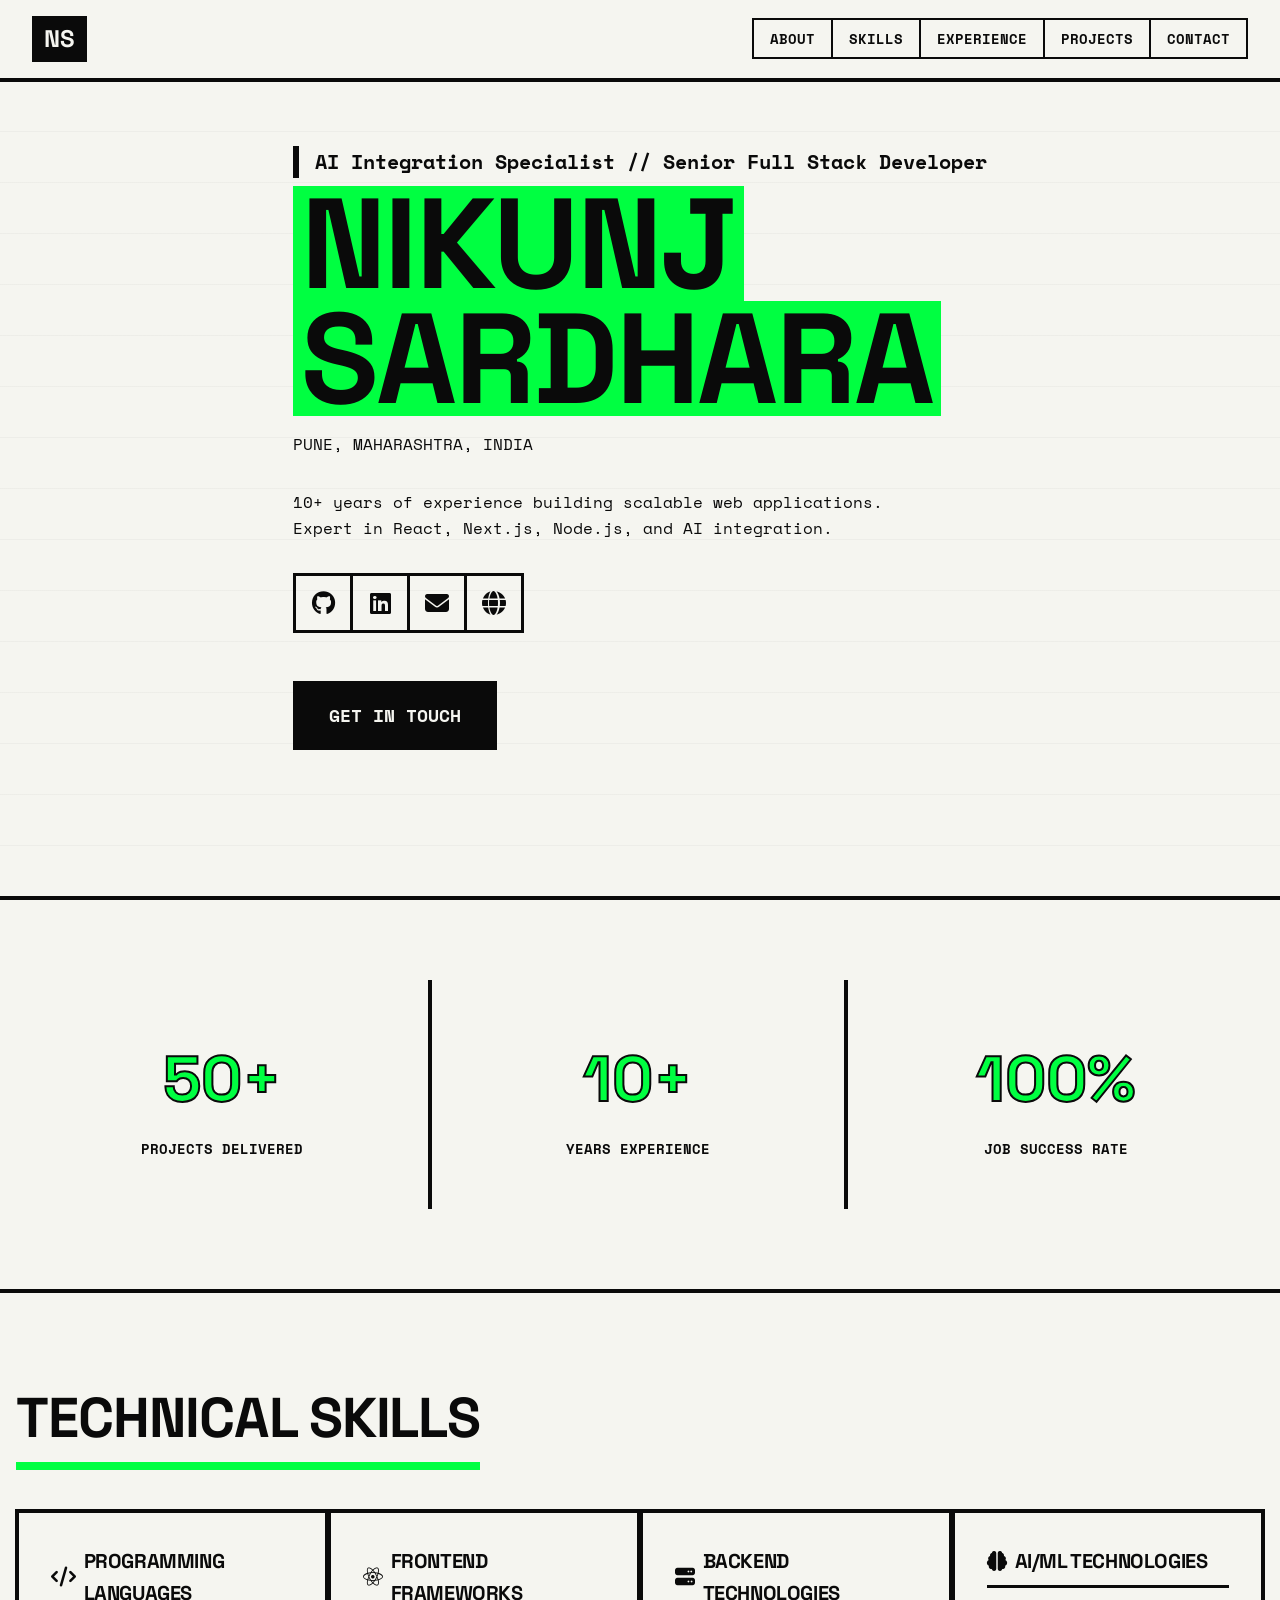
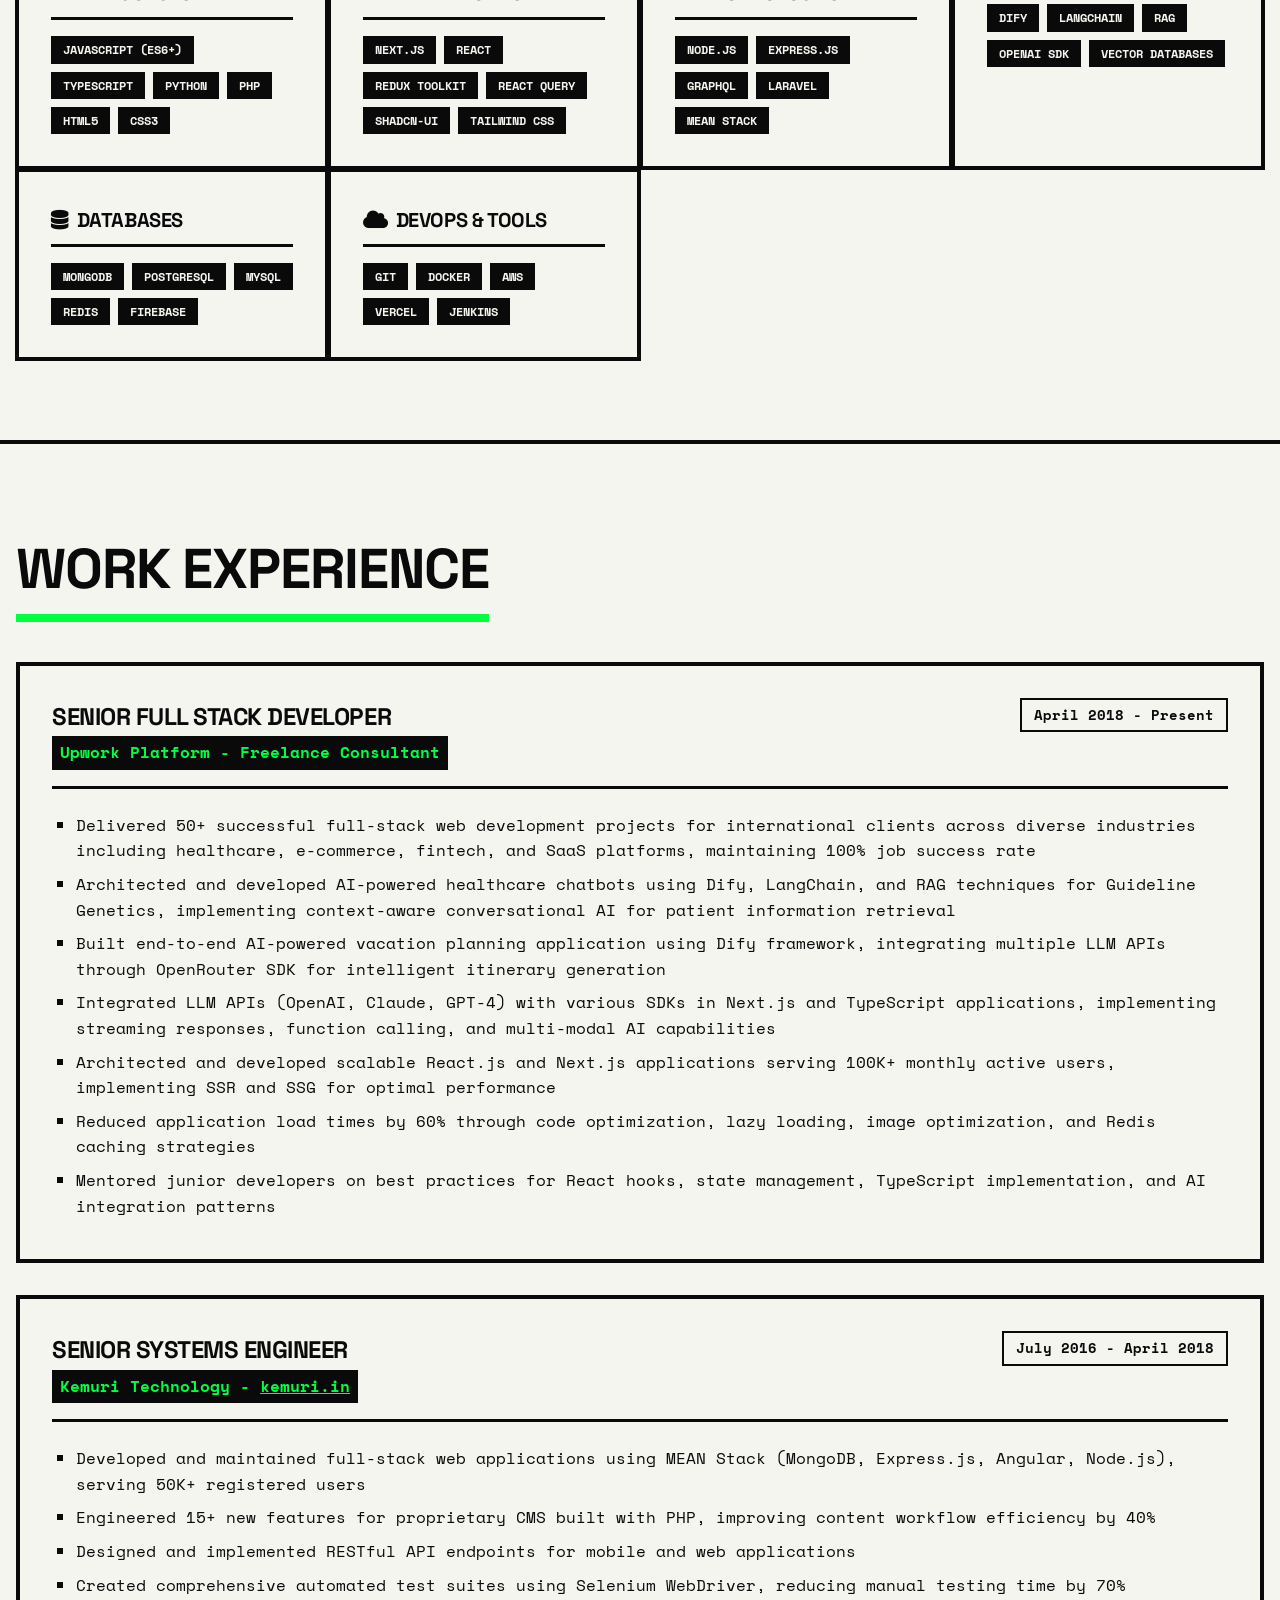
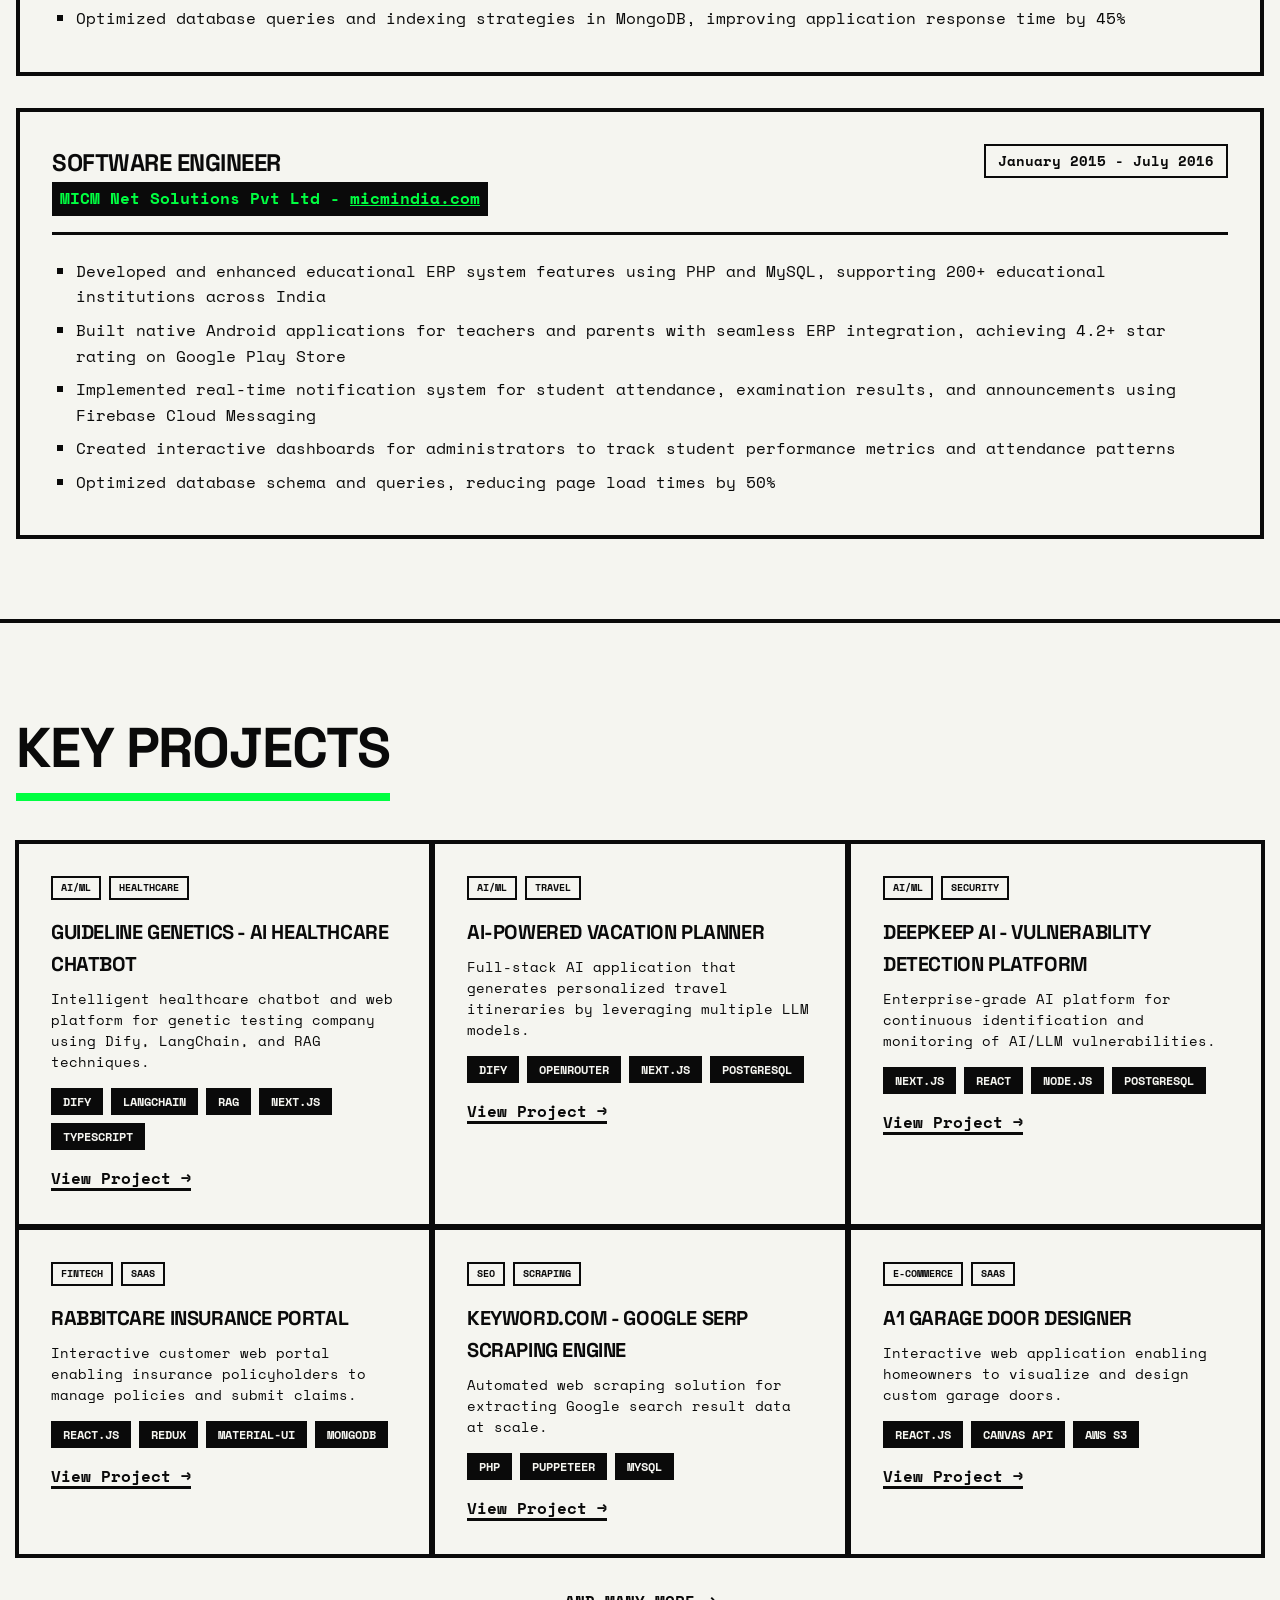
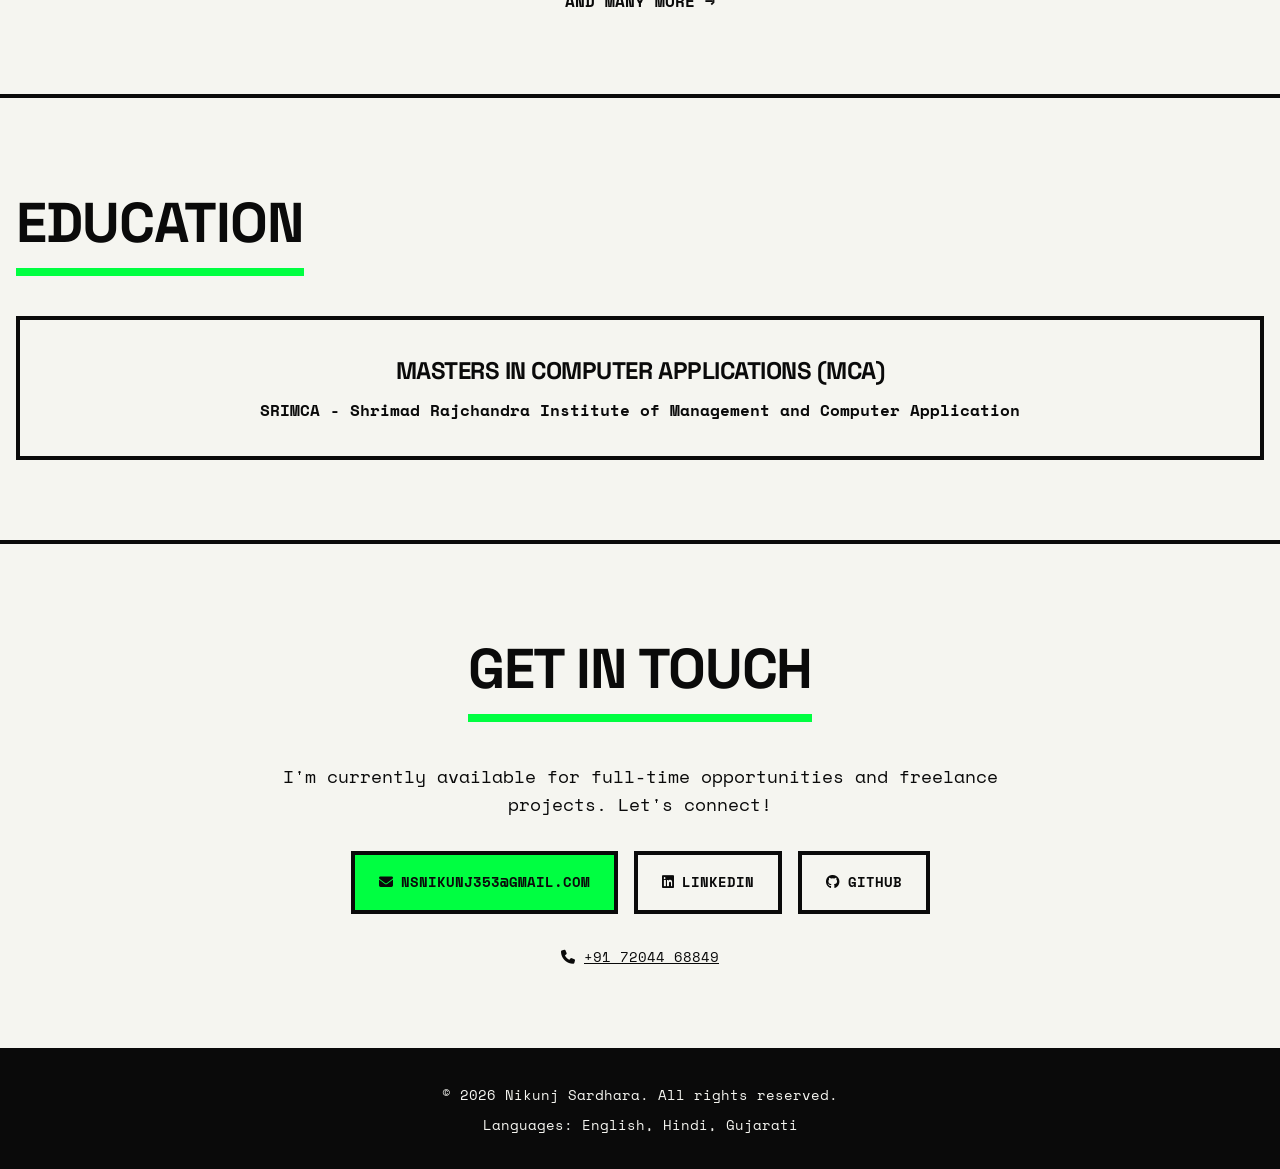
<file: index.html>
<!DOCTYPE html>
<html lang="en">

<head>
    <meta charset="UTF-8">
    <meta name="viewport" content="width=device-width, initial-scale=1.0">

    <!-- Primary Meta Tags -->
    <title>Nikunj Sardhara | Senior Full Stack Developer | AI Integration Specialist Pune</title>
    <meta name="title" content="Nikunj Sardhara | Senior Full Stack Developer | AI Integration Specialist Pune">
    <meta name="description"
        content="Results-driven Senior Full Stack Developer with 10+ years of experience. Expert in React, Next.js, Node.js, AI integration, and scalable web applications. Available for hire.">
    <meta name="keywords"
        content="Senior Full Stack Developer, React Developer, Next.js Developer, Node.js Developer, AI/ML Developer, TypeScript Developer, Freelance Developer, Web Developer Pune, Full Stack Engineer, AI Integration Specialist">
    <meta name="author" content="Nikunj Sardhara">
    <meta name="robots" content="index, follow">
    <meta name="language" content="English">
    <meta name="revisit-after" content="7 days">

    <!-- Open Graph / Facebook -->
    <meta property="og:type" content="website">
    <meta property="og:url" content="https://nikunjsardhara.github.io/">
    <meta property="og:title" content="Nikunj Sardhara | Senior Full Stack Developer | AI Integration Specialist">
    <meta property="og:description"
        content="Results-driven Senior Full Stack Developer with 10+ years of experience. Expert in React, Next.js, Node.js, AI integration. Available for full-time and freelance opportunities.">
    <meta property="og:image" content="https://nikunjsardhara.github.io/og-image.png">
    <meta property="og:image:width" content="1200">
    <meta property="og:image:height" content="630">
    <meta property="og:locale" content="en_US">
    <meta property="og:site_name" content="Nikunj Sardhara Portfolio">

    <!-- Twitter -->
    <meta property="twitter:card" content="summary_large_image">
    <meta property="twitter:url" content="https://nikunjsardhara.github.io/">
    <meta property="twitter:title" content="Nikunj Sardhara | Senior Full Stack Developer | AI Integration Specialist">
    <meta property="twitter:description"
        content="Results-driven Senior Full Stack Developer with 10+ years of experience. Expert in React, Next.js, Node.js, AI integration.">
    <meta property="twitter:image" content="https://nikunjsardhara.github.io/og-image.png">

    <!-- Canonical URL -->
    <link rel="canonical" href="https://nikunjsardhara.github.io/">

    <!-- Favicon -->
    <link rel="icon" type="image/svg+xml"
        href="data:image/svg+xml,<svg xmlns='http://www.w3.org/2000/svg' viewBox='0 0 100 100'><text y='.9em' font-size='90'>💻</text></svg>">

    <!-- Geo Tags -->
    <meta name="geo.region" content="IN-MH">
    <meta name="geo.placename" content="Pune">
    <meta name="geo.position" content="18.5204;73.8567">
    <meta name="ICBM" content="18.5204, 73.8567">

    <!-- Schema.org Structured Data -->
    <script type="application/ld+json">
    {
        "@context": "https://schema.org",
        "@type": "Person",
        "name": "Nikunj Sardhara",
        "jobTitle": "Senior Full Stack Developer",
        "alternateName": "Nikunj Sardhara",
        "url": "https://nikunjsardhara.github.io/",
        "image": "https://nikunjsardhara.github.io/og-image.png",
        "description": "Results-driven Senior Full Stack Developer with 10+ years of experience designing and implementing scalable web applications using modern JavaScript/TypeScript ecosystem and AI/ML technologies.",
        "nationality": {
            "@type": "Country",
            "name": "India"
        },
        "address": {
            "@type": "PostalAddress",
            "addressLocality": "Pune",
            "addressRegion": "Maharashtra",
            "addressCountry": "IN"
        },
        "email": "nsnikunj353@gmail.com",
        "telephone": "+91-72044-68849",
        "url": "https://nikunjsardhara.github.io/",
        "sameAs": [
            "https://github.com/nikunjsardhara",
            "https://linkedin.com/in/nikunj-sardhara-47714137"
        ],
        "worksFor": {
            "@type": "Organization",
            "name": "Upwork",
            "url": "https://upwork.com"
        },
        "jobLocation": {
            "@type": "Place",
            "address": {
                "@type": "PostalAddress",
                "addressLocality": "Pune",
                "addressRegion": "Maharashtra",
                "addressCountry": "IN"
            }
        },
        "knowsAbout": [
            "React", "Next.js", "TypeScript", "Node.js", "JavaScript",
            "AI/ML", "Dify", "LangChain", "RAG", "OpenAI",
            "MongoDB", "PostgreSQL", "AWS", "Docker", "GraphQL"
        ]
    }
    </script>

    <!-- ProfessionalService Schema -->
    <script type="application/ld+json">
    {
        "@context": "https://schema.org",
        "@type": "ProfessionalService",
        "name": "Nikunj Sardhara - Full Stack Developer",
        "image": "https://nikunjsardhara.github.io/og-image.png",
        "url": "https://nikunjsardhara.github.io/",
        "telephone": "+91-72044-68849",
        "email": "nsnikunj353@gmail.com",
        "address": {
            "@type": "PostalAddress",
            "addressLocality": "Pune",
            "addressRegion": "Maharashtra",
            "addressCountry": "IN"
        },
        "priceRange": "$$$",
        "openingHours": "Mo-Fr 09:00-18:00",
        "areaServed": "Worldwide",
        "serviceType": [
            "Web Development",
            "Full Stack Development",
            "AI integration",
            "Frontend Development",
            "Backend Development"
        ]
    }
    </script>

    <!-- WebApplication Schema -->
    <script type="application/ld+json">
    {
        "@context": "https://schema.org",
        "@type": "WebSite",
        "name": "Nikunj Sardhara Portfolio",
        "url": "https://nikunjsardhara.github.io/",
        "description": "Portfolio of Nikunj Sardhara - Senior Full Stack Developer and AI integration Specialist",
        "author": {
            "@type": "Person",
            "name": "Nikunj Sardhara"
        }
    }
    </script>

    <link rel="preconnect" href="https://fonts.googleapis.com">
    <link rel="preconnect" href="https://fonts.gstatic.com" crossorigin>
    <link
        href="https://fonts.googleapis.com/css2?family=Space+Mono:wght@400;700&family=Space+Grotesk:wght@400;700;900&display=swap"
        rel="stylesheet">

    <style>
        :root {
            --bg: #f5f5f0;
            --bg-dark: #1a1a1a;
            --text: #0a0a0a;
            --text-light: #f5f5f0;
            --accent: #00ff41;
            --accent-dark: #00cc33;
            --border: #0a0a0a;
        }

        * {
            margin: 0;
            padding: 0;
            box-sizing: border-box;
        }

        html {
            scroll-behavior: smooth;
        }

        body {
            font-family: 'Space Mono', monospace;
            background-color: var(--bg);
            color: var(--text);
            line-height: 1.6;
            font-size: 16px;
        }

        h1,
        h2,
        h3,
        h4,
        h5,
        h6 {
            font-family: 'Space Grotesk', sans-serif;
            font-weight: 900;
            text-transform: uppercase;
            letter-spacing: -0.02em;
        }

        a {
            color: inherit;
            text-decoration: none;
        }

        .container {
            max-width: 1400px;
            margin: 0 auto;
            padding: 0 1rem;
        }

        /* NAV */
        nav {
            position: fixed;
            top: 0;
            left: 0;
            right: 0;
            z-index: 1000;
            background: var(--bg);
            border-bottom: 4px solid var(--border);
        }

        .nav-inner {
            display: flex;
            justify-content: space-between;
            align-items: center;
            padding: 1rem;
        }

        .logo {
            font-family: 'Space Grotesk', sans-serif;
            font-weight: 900;
            font-size: 1.5rem;
            background: var(--border);
            color: var(--bg);
            padding: 0.25rem 0.75rem;
        }

        .nav-links {
            display: flex;
            gap: 0;
            list-style: none;
        }

        .nav-links a {
            padding: 0.5rem 1rem;
            border: 2px solid var(--border);
            margin-left: -2px;
            font-weight: 700;
            font-size: 0.875rem;
            text-transform: uppercase;
            transition: all 0.1s;
        }

        .nav-links a:hover {
            background: var(--border);
            color: var(--bg);
        }

        /* HERO */
        .hero {
            min-height: 100vh;
            display: flex;
            align-items: center;
            padding-top: 80px;
            border-bottom: 4px solid var(--border);
            position: relative;
            overflow: hidden;
        }

        .hero::before {
            content: '';
            position: absolute;
            top: 0;
            left: 0;
            right: 0;
            bottom: 0;
            background: repeating-linear-gradient(0deg,
                    transparent,
                    transparent 50px,
                    rgba(0, 0, 0, 0.03) 50px,
                    rgba(0, 0, 0, 0.03) 51px);
            pointer-events: none;
        }

        .hero-content {
            position: relative;
            z-index: 1;
        }

        .hero h1 {
            font-size: clamp(3rem, 12vw, 8rem);
            line-height: 0.9;
            margin-bottom: 1rem;
            word-break: break-word;
        }

        .hero-title-bg {
            background: var(--accent);
            padding: 0 0.5rem;
            display: inline-block;
        }

        .hero-subtitle {
            font-size: 1.25rem;
            font-weight: 700;
            margin-bottom: 0.5rem;
            border-left: 6px solid var(--border);
            padding-left: 1rem;
        }

        .hero-location {
            font-size: 1rem;
            margin-bottom: 2rem;
            font-weight: 400;
        }

        .hero-cta {
            display: inline-block;
            background: var(--border);
            color: var(--bg);
            padding: 1rem 2rem;
            font-weight: 700;
            font-size: 1.125rem;
            text-transform: uppercase;
            border: 4px solid var(--border);
            margin-top: 1rem;
            transition: all 0.1s;
        }

        .hero-cta:hover {
            background: var(--accent);
            color: var(--border);
        }

        /* SOCIAL LINKS */
        .social-links {
            display: flex;
            gap: 0;
            margin: 2rem 0;
        }

        .social-links a {
            width: 60px;
            height: 60px;
            display: flex;
            align-items: center;
            justify-content: center;
            border: 3px solid var(--border);
            font-size: 1.5rem;
            margin-right: -3px;
            transition: all 0.1s;
        }

        .social-links a:hover {
            background: var(--accent);
            color: var(--border);
        }

        /* STATS */
        .stats {
            border-bottom: 4px solid var(--border);
        }

        .stats-grid {
            display: grid;
            grid-template-columns: repeat(3, 1fr);
        }

        .stat-item {
            padding: 3rem 1rem;
            text-align: center;
            border-right: 4px solid var(--border);
        }

        .stat-item:last-child {
            border-right: none;
        }

        .stat-number {
            font-family: 'Space Grotesk', sans-serif;
            font-size: clamp(2.5rem, 6vw, 4rem);
            font-weight: 900;
            color: var(--accent);
            -webkit-text-stroke: 2px var(--border);
            text-stroke: 2px var(--border);
        }

        .stat-label {
            font-size: 0.875rem;
            font-weight: 700;
            text-transform: uppercase;
            margin-top: 0.5rem;
        }

        /* SECTIONS */
        section {
            padding: 5rem 0;
            border-bottom: 4px solid var(--border);
        }

        .section-title {
            font-size: clamp(2rem, 5vw, 3.5rem);
            margin-bottom: 3rem;
            position: relative;
            display: inline-block;
        }

        .section-title::after {
            content: '';
            position: absolute;
            bottom: -8px;
            left: 0;
            width: 100%;
            height: 8px;
            background: var(--accent);
        }

        /* SKILLS */
        .skills-grid {
            display: grid;
            grid-template-columns: repeat(auto-fit, minmax(300px, 1fr));
            gap: 0;
        }

        .skill-card {
            border: 4px solid var(--border);
            margin: -1px;
            padding: 2rem;
        }

        .skill-card h3 {
            font-size: 1.25rem;
            margin-bottom: 1rem;
            padding-bottom: 0.5rem;
            border-bottom: 3px solid var(--border);
            display: flex;
            align-items: center;
            gap: 0.5rem;
        }

        .skill-tags {
            display: flex;
            flex-wrap: wrap;
            gap: 0.5rem;
        }

        .skill-tag {
            background: var(--border);
            color: var(--bg);
            padding: 0.25rem 0.75rem;
            font-size: 0.75rem;
            font-weight: 700;
            text-transform: uppercase;
        }

        /* EXPERIENCE */
        .experience-list {
            display: flex;
            flex-direction: column;
            gap: 2rem;
        }

        .experience-item {
            border: 4px solid var(--border);
            padding: 2rem;
        }

        .experience-header {
            display: flex;
            flex-wrap: wrap;
            justify-content: space-between;
            align-items: flex-start;
            gap: 1rem;
            margin-bottom: 1.5rem;
            padding-bottom: 1rem;
            border-bottom: 3px solid var(--border);
        }

        .experience-title {
            font-size: 1.5rem;
        }

        .experience-company {
            font-weight: 700;
            color: var(--accent);
            background: var(--border);
            padding: 0.25rem 0.5rem;
            display: inline-block;
        }

        .experience-date {
            font-weight: 700;
            font-size: 0.875rem;
            background: var(--bg);
            border: 2px solid var(--border);
            padding: 0.25rem 0.75rem;
        }

        .experience-list-item {
            margin-left: 1.5rem;
            margin-bottom: 0.5rem;
            list-style: square;
        }

        /* PROJECTS */
        .projects-grid {
            display: grid;
            grid-template-columns: repeat(auto-fit, minmax(350px, 1fr));
            gap: 0;
        }

        .project-card {
            border: 4px solid var(--border);
            margin: -1px;
            padding: 2rem;
            transition: all 0.1s;
        }

        .project-card:hover {
            background: var(--accent);
        }

        .project-tags {
            display: flex;
            flex-wrap: wrap;
            gap: 0.5rem;
            margin-bottom: 1rem;
        }

        .project-tag {
            border: 2px solid var(--border);
            padding: 0.125rem 0.5rem;
            font-size: 0.625rem;
            font-weight: 700;
            text-transform: uppercase;
            background: var(--bg);
        }

        .project-title {
            font-size: 1.25rem;
            margin-bottom: 0.5rem;
        }

        .project-desc {
            font-size: 0.875rem;
            margin-bottom: 1rem;
            line-height: 1.5;
        }

        .project-link {
            font-weight: 700;
            text-decoration: underline;
            text-decoration-thickness: 3px;
            text-underline-offset: 4px;
        }

        .project-link:hover {
            background: var(--border);
            color: var(--bg);
        }

        /* EDUCATION */
        .education-item {
            border: 4px solid var(--border);
            padding: 2rem;
            text-align: center;
        }

        .education-title {
            font-size: 1.5rem;
            margin-bottom: 0.5rem;
        }

        .education-school {
            font-weight: 700;
        }

        /* CONTACT */
        .contact-content {
            text-align: center;
            max-width: 800px;
            margin: 0 auto;
        }

        .contact-links {
            display: flex;
            flex-wrap: wrap;
            justify-content: center;
            gap: 1rem;
            margin: 2rem 0;
        }

        .contact-link {
            display: inline-flex;
            align-items: center;
            gap: 0.5rem;
            padding: 1rem 1.5rem;
            border: 4px solid var(--border);
            font-weight: 700;
            text-transform: uppercase;
            font-size: 0.875rem;
            transition: all 0.1s;
        }

        .contact-link:hover {
            background: var(--border);
            color: var(--bg);
        }

        .contact-link.primary {
            background: var(--accent);
            border-color: var(--border);
        }

        .contact-link.primary:hover {
            background: var(--border);
            color: var(--bg);
        }

        .contact-info {
            margin-top: 2rem;
            font-size: 0.875rem;
        }

        /* FOOTER */
        footer {
            background: var(--border);
            color: var(--bg);
            padding: 2rem 0;
            text-align: center;
            font-size: 0.875rem;
        }

        /* RESPONSIVE */
        @media (max-width: 768px) {
            .nav-links {
                display: none;
            }

            .stats-grid {
                grid-template-columns: 1fr;
            }

            .stat-item {
                border-right: none;
                border-bottom: 4px solid var(--border);
            }

            .stat-item:last-child {
                border-bottom: none;
            }

            .experience-header {
                flex-direction: column;
            }

            .projects-grid {
                grid-template-columns: 1fr;
            }
        }
    </style>
</head>

<body>
    <header>
        <nav role="navigation" aria-label="Main navigation">
            <div class="container">
                <div class="nav-inner">
                    <a href="#" class="logo" aria-label="Nikunj Sardhara Home">NS</a>
                    <ul class="nav-links">
                        <li><a href="#about">About</a></li>
                        <li><a href="#skills">Skills</a></li>
                        <li><a href="#experience">Experience</a></li>
                        <li><a href="#projects">Projects</a></li>
                        <li><a href="#contact">Contact</a></li>
                    </ul>
                </div>
            </div>
        </nav>
    </header>

    <main>
        <section id="about" class="hero" aria-label="About Me">
            <div class="container">
                <div class="hero-content">
                    <p class="hero-subtitle">AI Integration Specialist // Senior Full Stack Developer</p>
                    <h1>
                        <span class="hero-title-bg">NIKUNJ</span><br>
                        <span class="hero-title-bg">SARDHARA</span>
                    </h1>
                    <p class="hero-location">PUNE, MAHARASHTRA, INDIA</p>
                    <p style="font-size: 1rem; max-width: 600px; margin-bottom: 1rem;">
                        10+ years of experience building scalable web applications.
                        Expert in React, Next.js, Node.js, and AI integration.
                    </p>
                    <div class="social-links" aria-label="Social Links">
                        <a href="https://github.com/nikunjsardhara" target="_blank" rel="noopener noreferrer"
                            aria-label="GitHub Profile">
                            <i class="fab fa-github"></i>
                        </a>
                        <a href="https://linkedin.com/in/nikunj-sardhara-47714137" target="_blank"
                            rel="noopener noreferrer" aria-label="LinkedIn Profile">
                            <i class="fab fa-linkedin"></i>
                        </a>
                        <a href="mailto:nsnikunj353@gmail.com" aria-label="Email">
                            <i class="fas fa-envelope"></i>
                        </a>
                        <a href="https://nikunjsardhara.github.io" target="_blank" rel="noopener noreferrer"
                            aria-label="Portfolio Website">
                            <i class="fas fa-globe"></i>
                        </a>
                    </div>
                    <a href="#contact" class="hero-cta" aria-label="Contact Me">Get In Touch</a>
                </div>
            </div>
        </section>

        <section class="stats" aria-label="Stats">
            <div class="container">
                <div class="stats-grid">
                    <div class="stat-item">
                        <div class="stat-number">50+</div>
                        <div class="stat-label">Projects Delivered</div>
                    </div>
                    <div class="stat-item">
                        <div class="stat-number">10+</div>
                        <div class="stat-label">Years Experience</div>
                    </div>
                    <div class="stat-item">
                        <div class="stat-number">100%</div>
                        <div class="stat-label">Job Success Rate</div>
                    </div>
                </div>
            </div>
        </section>

        <section id="skills" aria-label="Technical Skills">
            <div class="container">
                <h2 class="section-title">Technical Skills</h2>
                <div class="skills-grid">
                    <div class="skill-card">
                        <h3><i class="fas fa-code"></i> Programming Languages</h3>
                        <div class="skill-tags">
                            <span class="skill-tag">JavaScript (ES6+)</span>
                            <span class="skill-tag">TypeScript</span>
                            <span class="skill-tag">Python</span>
                            <span class="skill-tag">PHP</span>
                            <span class="skill-tag">HTML5</span>
                            <span class="skill-tag">CSS3</span>
                        </div>
                    </div>
                    <div class="skill-card">
                        <h3><i class="fab fa-react"></i> Frontend Frameworks</h3>
                        <div class="skill-tags">
                            <span class="skill-tag">Next.js</span>
                            <span class="skill-tag">React</span>
                            <span class="skill-tag">Redux Toolkit</span>
                            <span class="skill-tag">React Query</span>
                            <span class="skill-tag">Shadcn-UI</span>
                            <span class="skill-tag">Tailwind CSS</span>
                        </div>
                    </div>
                    <div class="skill-card">
                        <h3><i class="fas fa-server"></i> Backend Technologies</h3>
                        <div class="skill-tags">
                            <span class="skill-tag">Node.js</span>
                            <span class="skill-tag">Express.js</span>
                            <span class="skill-tag">GraphQL</span>
                            <span class="skill-tag">Laravel</span>
                            <span class="skill-tag">MEAN Stack</span>
                        </div>
                    </div>
                    <div class="skill-card">
                        <h3><i class="fas fa-brain"></i> AI/ML Technologies</h3>
                        <div class="skill-tags">
                            <span class="skill-tag">Dify</span>
                            <span class="skill-tag">LangChain</span>
                            <span class="skill-tag">RAG</span>
                            <span class="skill-tag">OpenAI SDK</span>
                            <span class="skill-tag">Vector Databases</span>
                        </div>
                    </div>
                    <div class="skill-card">
                        <h3><i class="fas fa-database"></i> Databases</h3>
                        <div class="skill-tags">
                            <span class="skill-tag">MongoDB</span>
                            <span class="skill-tag">PostgreSQL</span>
                            <span class="skill-tag">MySQL</span>
                            <span class="skill-tag">Redis</span>
                            <span class="skill-tag">Firebase</span>
                        </div>
                    </div>
                    <div class="skill-card">
                        <h3><i class="fas fa-cloud"></i> DevOps & Tools</h3>
                        <div class="skill-tags">
                            <span class="skill-tag">Git</span>
                            <span class="skill-tag">Docker</span>
                            <span class="skill-tag">AWS</span>
                            <span class="skill-tag">Vercel</span>
                            <span class="skill-tag">Jenkins</span>
                        </div>
                    </div>
                </div>
            </div>
        </section>

        <section id="experience" aria-label="Work Experience">
            <div class="container">
                <h2 class="section-title">Work Experience</h2>
                <div class="experience-list">
                    <article class="experience-item">
                        <div class="experience-header">
                            <div>
                                <h3 class="experience-title">Senior Full Stack Developer</h3>
                                <span class="experience-company">Upwork Platform - Freelance Consultant</span>
                            </div>
                            <time class="experience-date" datetime="2018-04">April 2018 - Present</time>
                        </div>
                        <ul>
                            <li class="experience-list-item">Delivered 50+ successful full-stack web development
                                projects for international clients across diverse industries including healthcare,
                                e-commerce, fintech, and SaaS platforms, maintaining 100% job success rate</li>
                            <li class="experience-list-item">Architected and developed AI-powered healthcare chatbots
                                using Dify, LangChain, and RAG techniques for Guideline Genetics, implementing
                                context-aware conversational AI for patient information retrieval</li>
                            <li class="experience-list-item">Built end-to-end AI-powered vacation planning application
                                using Dify framework, integrating multiple LLM APIs through OpenRouter SDK for
                                intelligent itinerary generation</li>
                            <li class="experience-list-item">Integrated LLM APIs (OpenAI, Claude, GPT-4) with various
                                SDKs in Next.js and TypeScript applications, implementing streaming responses, function
                                calling, and multi-modal AI capabilities</li>
                            <li class="experience-list-item">Architected and developed scalable React.js and Next.js
                                applications serving 100K+ monthly active users, implementing SSR and SSG for optimal
                                performance</li>
                            <li class="experience-list-item">Reduced application load times by 60% through code
                                optimization, lazy loading, image optimization, and Redis caching strategies</li>
                            <li class="experience-list-item">Mentored junior developers on best practices for React
                                hooks, state management, TypeScript implementation, and AI integration patterns</li>
                        </ul>
                    </article>
                    <article class="experience-item">
                        <div class="experience-header">
                            <div>
                                <h3 class="experience-title">Senior Systems Engineer</h3>
                                <span class="experience-company">Kemuri Technology - <a href="https://kemuri.in"
                                        target="_blank" rel="noopener noreferrer"
                                        style="text-decoration: underline;">kemuri.in</a></span>
                            </div>
                            <time class="experience-date" datetime="2016-07/2018-04">July 2016 - April 2018</time>
                        </div>
                        <ul>
                            <li class="experience-list-item">Developed and maintained full-stack web applications using
                                MEAN Stack (MongoDB, Express.js, Angular, Node.js), serving 50K+ registered users</li>
                            <li class="experience-list-item">Engineered 15+ new features for proprietary CMS built with
                                PHP, improving content workflow efficiency by 40%</li>
                            <li class="experience-list-item">Designed and implemented RESTful API endpoints for mobile
                                and web applications</li>
                            <li class="experience-list-item">Created comprehensive automated test suites using Selenium
                                WebDriver, reducing manual testing time by 70%</li>
                            <li class="experience-list-item">Optimized database queries and indexing strategies in
                                MongoDB, improving application response time by 45%</li>
                        </ul>
                    </article>
                    <article class="experience-item">
                        <div class="experience-header">
                            <div>
                                <h3 class="experience-title">Software Engineer</h3>
                                <span class="experience-company">MICM Net Solutions Pvt Ltd - <a
                                        href="https://micmindia.com" target="_blank" rel="noopener noreferrer"
                                        style="text-decoration: underline;">micmindia.com</a></span>
                            </div>
                            <time class="experience-date" datetime="2015-01/2016-07">January 2015 - July 2016</time>
                        </div>
                        <ul>
                            <li class="experience-list-item">Developed and enhanced educational ERP system features
                                using PHP and MySQL, supporting 200+ educational institutions across India</li>
                            <li class="experience-list-item">Built native Android applications for teachers and parents
                                with seamless ERP integration, achieving 4.2+ star rating on Google Play Store</li>
                            <li class="experience-list-item">Implemented real-time notification system for student
                                attendance, examination results, and announcements using Firebase Cloud Messaging</li>
                            <li class="experience-list-item">Created interactive dashboards for administrators to track
                                student performance metrics and attendance patterns</li>
                            <li class="experience-list-item">Optimized database schema and queries, reducing page load
                                times by 50%</li>
                        </ul>
                    </article>
                </div>
            </div>
        </section>

        <section id="projects" aria-label="Projects">
            <div class="container">
                <h2 class="section-title">Key Projects</h2>
                <div class="projects-grid">
                    <article class="project-card">
                        <div class="project-tags">
                            <span class="project-tag">AI/ML</span>
                            <span class="project-tag">Healthcare</span>
                        </div>
                        <h3 class="project-title">Guideline Genetics - AI Healthcare Chatbot</h3>
                        <p class="project-desc">Intelligent healthcare chatbot and web platform for genetic testing
                            company using Dify, LangChain, and RAG techniques.</p>
                        <div class="skill-tags" style="margin-bottom: 1rem;">
                            <span class="skill-tag">Dify</span>
                            <span class="skill-tag">LangChain</span>
                            <span class="skill-tag">RAG</span>
                            <span class="skill-tag">Next.js</span>
                            <span class="skill-tag">TypeScript</span>
                        </div>
                        <a href="https://stimbot.guidelinegenetics.com/" target="_blank" rel="noopener noreferrer"
                            class="project-link">View Project →</a>
                    </article>
                    <article class="project-card">
                        <div class="project-tags">
                            <span class="project-tag">AI/ML</span>
                            <span class="project-tag">Travel</span>
                        </div>
                        <h3 class="project-title">AI-Powered Vacation Planner</h3>
                        <p class="project-desc">Full-stack AI application that generates personalized travel itineraries
                            by leveraging multiple LLM models.</p>
                        <div class="skill-tags" style="margin-bottom: 1rem;">
                            <span class="skill-tag">Dify</span>
                            <span class="skill-tag">OpenRouter</span>
                            <span class="skill-tag">Next.js</span>
                            <span class="skill-tag">PostgreSQL</span>
                        </div>
                        <a href="https://vacationplanner.travel/" target="_blank" rel="noopener noreferrer"
                            class="project-link">View Project →</a>
                    </article>
                    <article class="project-card">
                        <div class="project-tags">
                            <span class="project-tag">AI/ML</span>
                            <span class="project-tag">Security</span>
                        </div>
                        <h3 class="project-title">DeepKeep AI - Vulnerability Detection Platform</h3>
                        <p class="project-desc">Enterprise-grade AI platform for continuous identification and
                            monitoring of AI/LLM vulnerabilities.</p>
                        <div class="skill-tags" style="margin-bottom: 1rem;">
                            <span class="skill-tag">Next.js</span>
                            <span class="skill-tag">React</span>
                            <span class="skill-tag">Node.js</span>
                            <span class="skill-tag">PostgreSQL</span>
                        </div>
                        <a href="https://www.deepkeep.ai" target="_blank" rel="noopener noreferrer"
                            class="project-link">View Project →</a>
                    </article>
                    <article class="project-card">
                        <div class="project-tags">
                            <span class="project-tag">FinTech</span>
                            <span class="project-tag">SaaS</span>
                        </div>
                        <h3 class="project-title">RabbitCare Insurance Portal</h3>
                        <p class="project-desc">Interactive customer web portal enabling insurance policyholders to
                            manage policies and submit claims.</p>
                        <div class="skill-tags" style="margin-bottom: 1rem;">
                            <span class="skill-tag">React.js</span>
                            <span class="skill-tag">Redux</span>
                            <span class="skill-tag">Material-UI</span>
                            <span class="skill-tag">MongoDB</span>
                        </div>
                        <a href="https://rabbitcare.com/en" target="_blank" rel="noopener noreferrer"
                            class="project-link">View Project →</a>
                    </article>
                    <article class="project-card">
                        <div class="project-tags">
                            <span class="project-tag">SEO</span>
                            <span class="project-tag">Scraping</span>
                        </div>
                        <h3 class="project-title">Keyword.com - Google SERP Scraping Engine</h3>
                        <p class="project-desc">Automated web scraping solution for extracting Google search result data
                            at scale.</p>
                        <div class="skill-tags" style="margin-bottom: 1rem;">
                            <span class="skill-tag">PHP</span>
                            <span class="skill-tag">Puppeteer</span>
                            <span class="skill-tag">MySQL</span>
                        </div>
                        <a href="https://keyword.com/spyglass" target="_blank" rel="noopener noreferrer"
                            class="project-link">View Project →</a>
                    </article>
                    <article class="project-card">
                        <div class="project-tags">
                            <span class="project-tag">E-Commerce</span>
                            <span class="project-tag">SaaS</span>
                        </div>
                        <h3 class="project-title">A1 Garage Door Designer</h3>
                        <p class="project-desc">Interactive web application enabling homeowners to visualize and design
                            custom garage doors.</p>
                        <div class="skill-tags" style="margin-bottom: 1rem;">
                            <span class="skill-tag">React.js</span>
                            <span class="skill-tag">Canvas API</span>
                            <span class="skill-tag">AWS S3</span>
                        </div>
                        <a href="https://a1-door-designer.herokuapp.com" target="_blank" rel="noopener noreferrer"
                            class="project-link">View Project →</a>
                    </article>
                </div>
                <p style="text-align: center; margin-top: 2rem; font-weight: 700;">AND MANY MORE →</p>
            </div>
        </section>

        <section aria-label="Education">
            <div class="container">
                <h2 class="section-title">Education</h2>
                <div class="education-item">
                    <h3 class="education-title">Masters in Computer Applications (MCA)</h3>
                    <p class="education-school">SRIMCA - Shrimad Rajchandra Institute of Management and Computer
                        Application</p>
                </div>
            </div>
        </section>

        <section id="contact" aria-label="Contact">
            <div class="container">
                <div class="contact-content">
                    <h2 class="section-title">Get In Touch</h2>
                    <p style="font-size: 1.125rem; margin-bottom: 2rem;">
                        I'm currently available for full-time opportunities and freelance projects. Let's connect!
                    </p>
                    <div class="contact-links">
                        <a href="mailto:nsnikunj353@gmail.com" class="contact-link primary" aria-label="Send Email">
                            <i class="fas fa-envelope"></i>
                            nsnikunj353@gmail.com
                        </a>
                        <a href="https://linkedin.com/in/nikunj-sardhara-47714137" target="_blank"
                            rel="noopener noreferrer" class="contact-link" aria-label="LinkedIn Profile">
                            <i class="fab fa-linkedin"></i>
                            LinkedIn
                        </a>
                        <a href="https://github.com/nikunjsardhara" target="_blank" rel="noopener noreferrer"
                            class="contact-link" aria-label="GitHub Profile">
                            <i class="fab fa-github"></i>
                            GitHub
                        </a>
                    </div>
                    <div class="contact-info">
                        <p><i class="fas fa-phone"></i> <a href="tel:+917204468849"
                                style="text-decoration: underline;">+91 72044 68849</a></p>
                    </div>
                </div>
            </div>
        </section>
    </main>

    <footer role="contentinfo">
        <div class="container">
            <p>&copy; <span id="current-year"></span> Nikunj Sardhara. All rights reserved.</p>
            <p style="margin-top: 0.5rem;">Languages: English, Hindi, Gujarati</p>
        </div>
    </footer>

    <link rel="stylesheet" href="https://cdnjs.cloudflare.com/ajax/libs/font-awesome/6.4.0/css/all.min.css">

    <script>
        document.getElementById('current-year').textContent = new Date().getFullYear();
    </script>
</body>

</html>
</file>
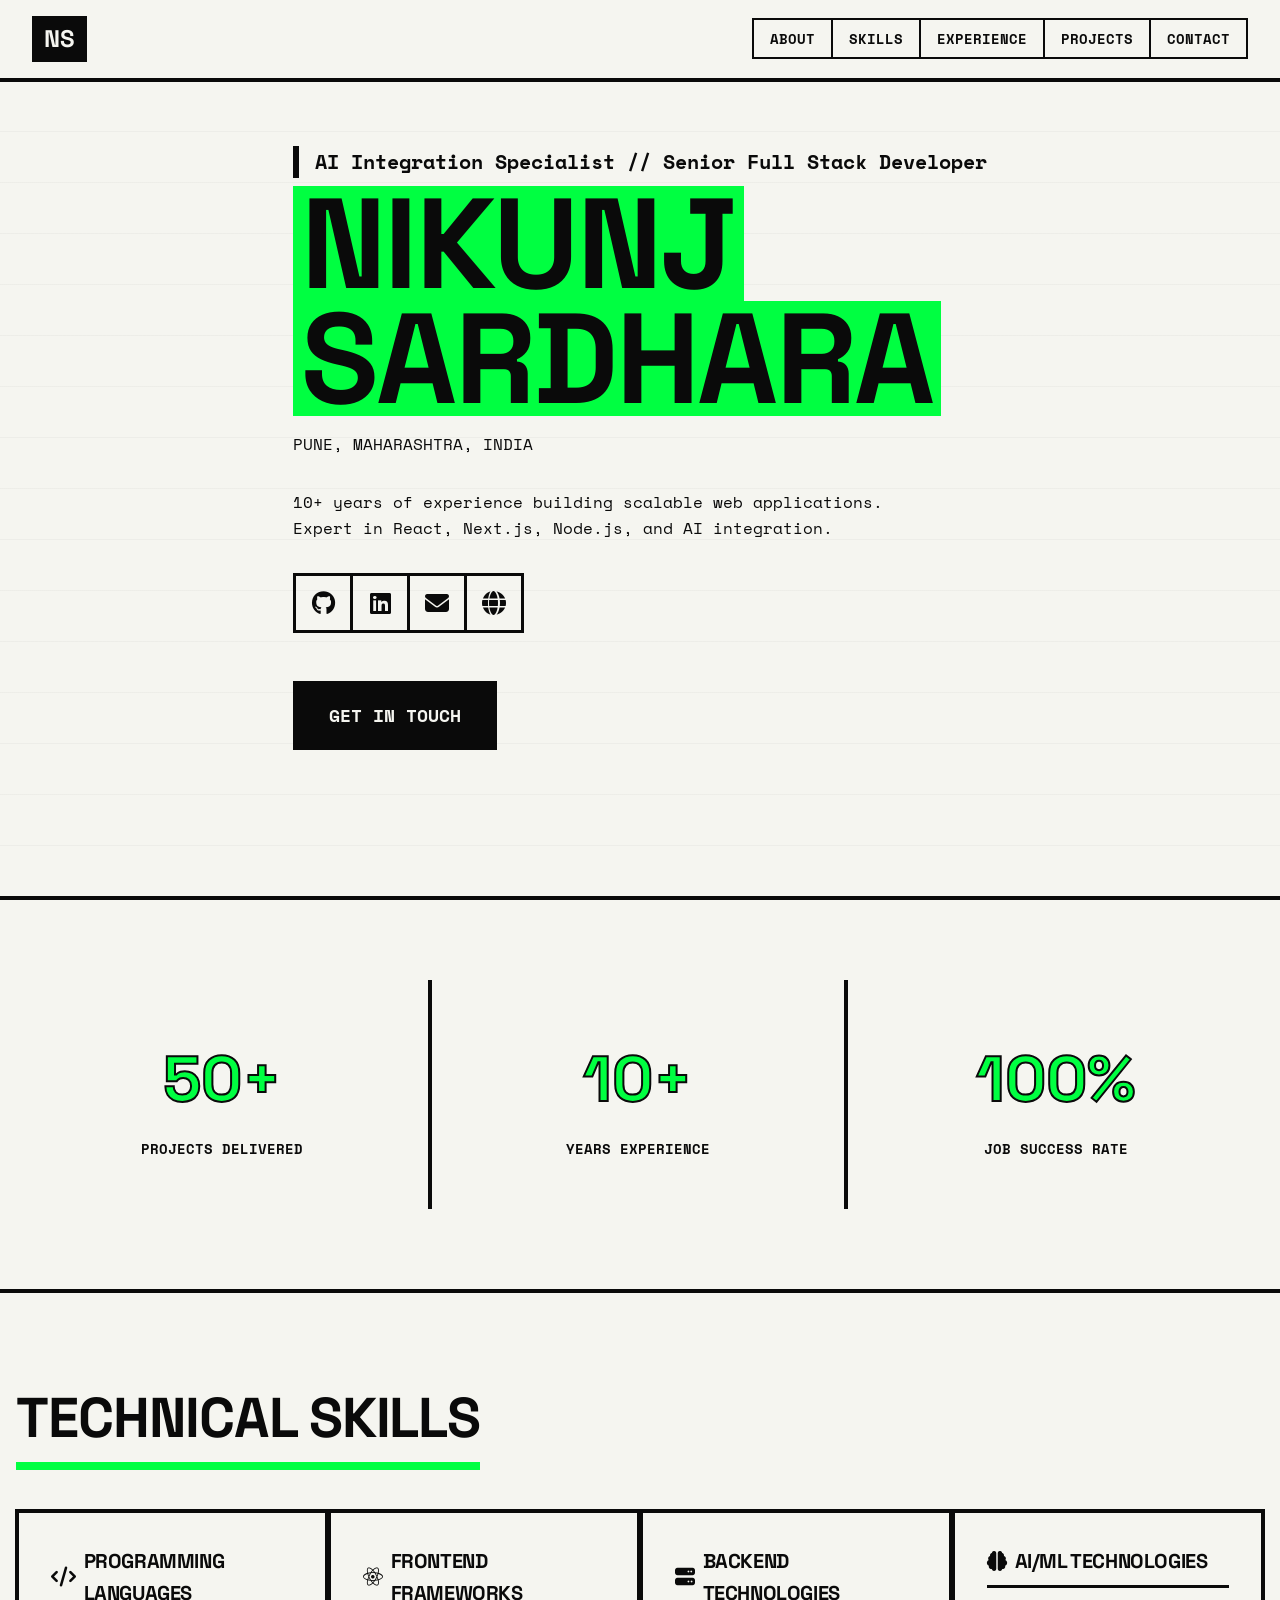
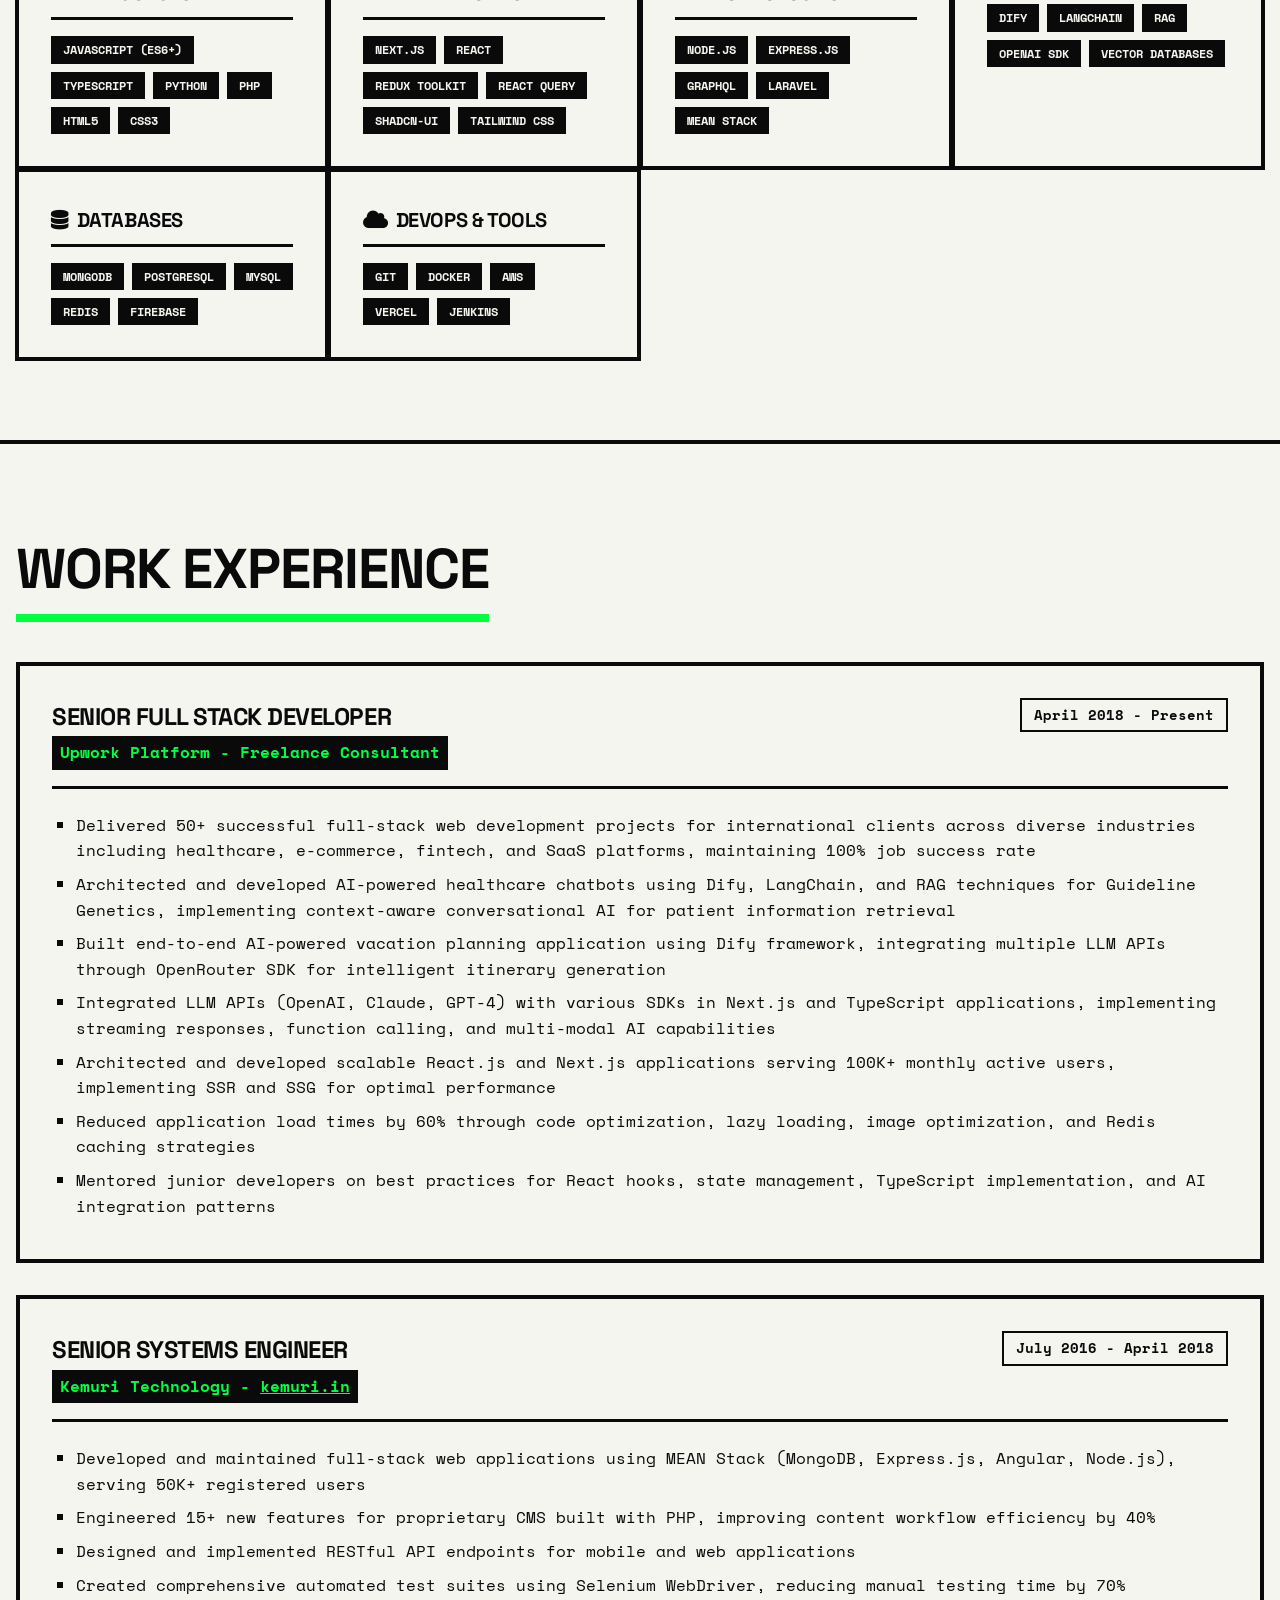
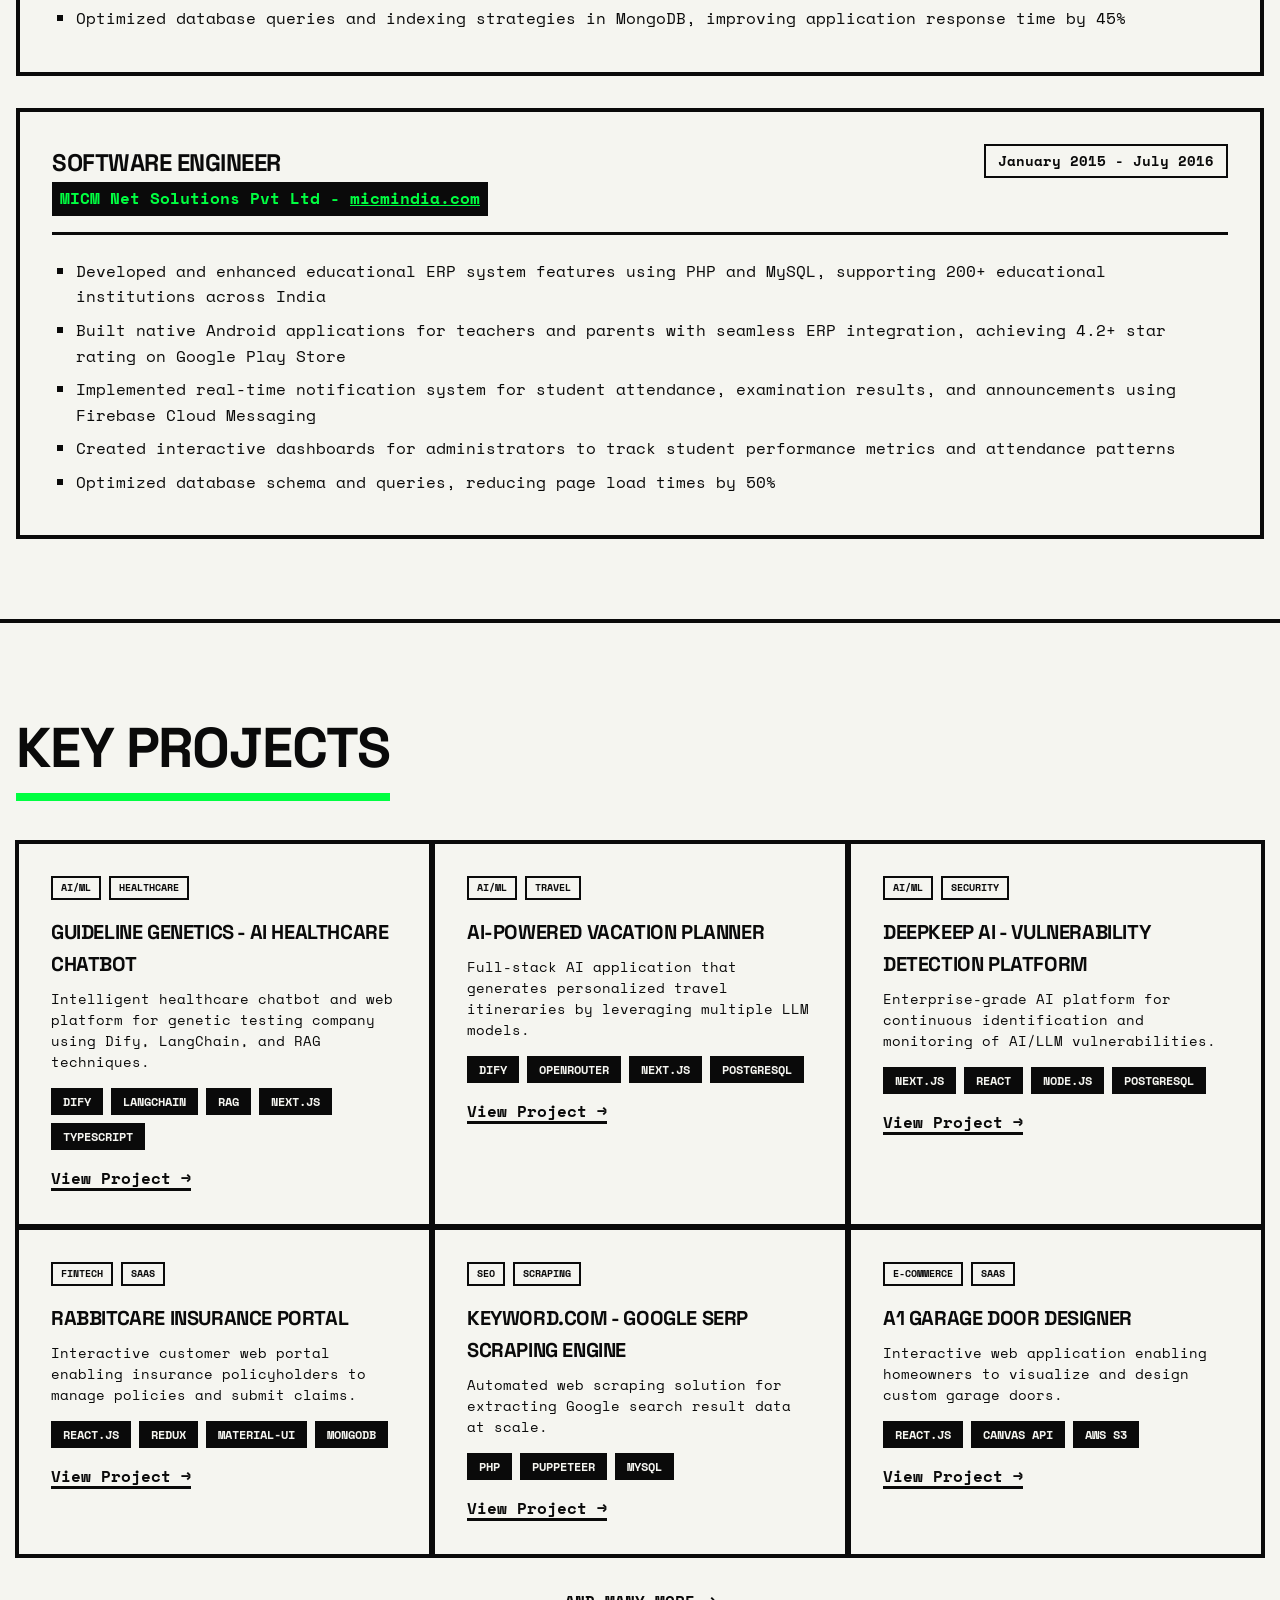
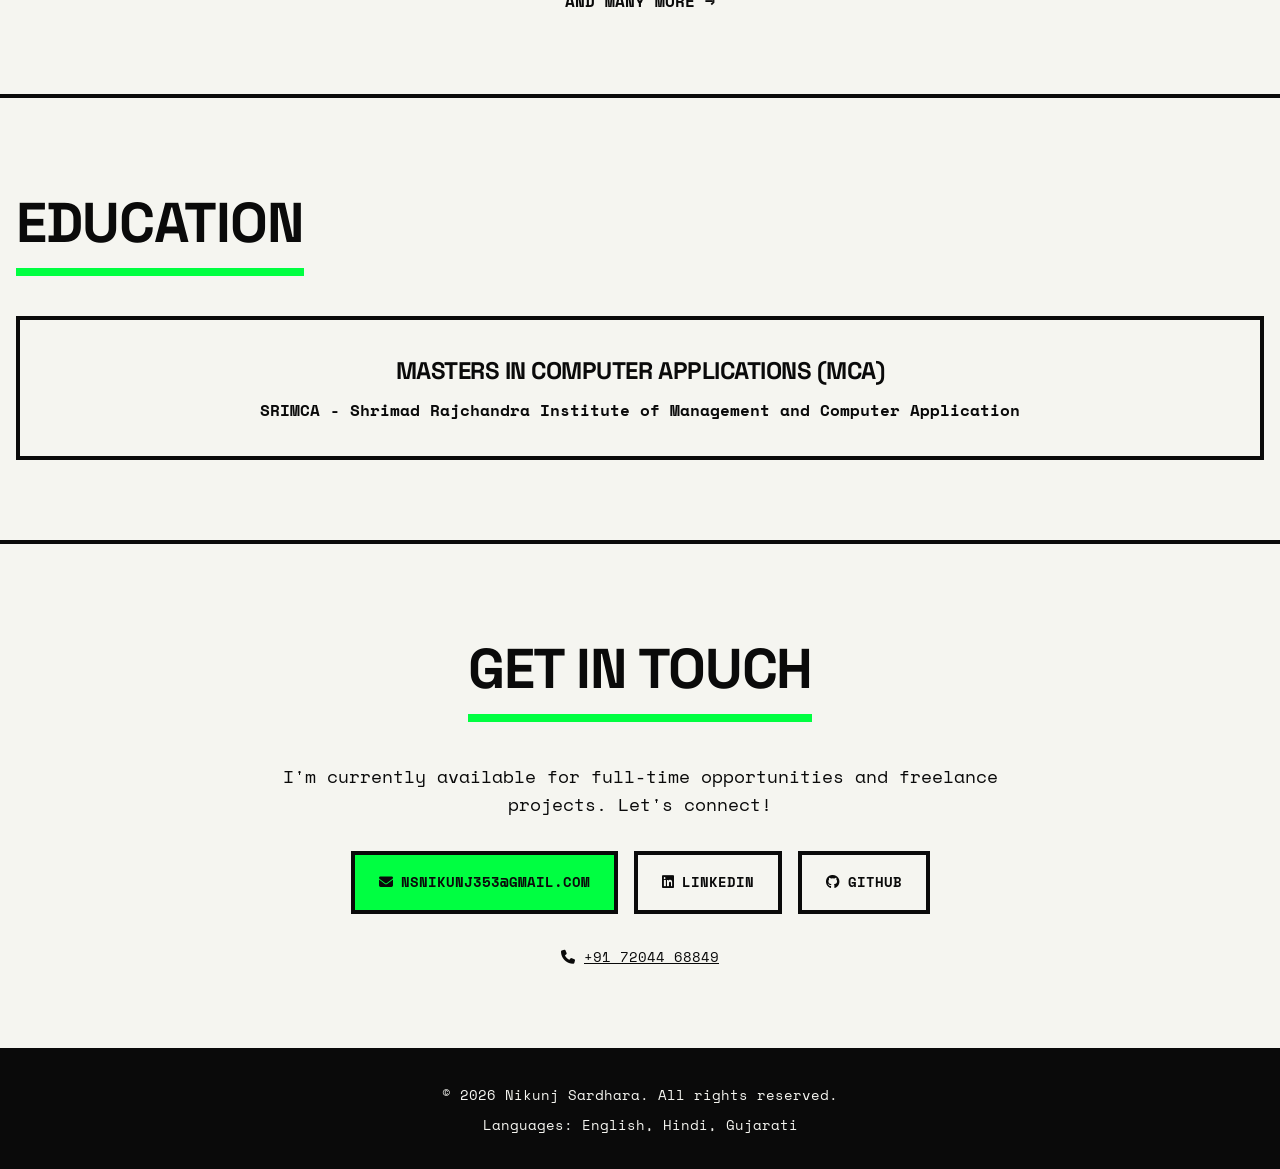
<file: index_bkp.html>
<!DOCTYPE html>
<html lang="en">
<head>
    <meta charset="UTF-8">
    <meta name="viewport" content="width=device-width, initial-scale=1.0">
    
    <!-- Primary Meta Tags -->
    <title>Nikunj Sardhara | Senior Full Stack Developer | AI Integration Specialist Pune</title>
    <meta name="title" content="Nikunj Sardhara | Senior Full Stack Developer | AI Integration Specialist Pune">
    <meta name="description" content="Results-driven Senior Full Stack Developer with 10+ years of experience. Expert in React, Next.js, Node.js, AI integration, and scalable web applications. Available for hire.">
    <meta name="keywords" content="Senior Full Stack Developer, React Developer, Next.js Developer, Node.js Developer, AI/ML Developer, TypeScript Developer, Freelance Developer, Web Developer Pune, Full Stack Engineer, AI Integration Specialist">
    <meta name="author" content="Nikunj Sardhara">
    <meta name="robots" content="index, follow">
    <meta name="language" content="English">
    <meta name="revisit-after" content="7 days">
    
    <!-- Open Graph / Facebook -->
    <meta property="og:type" content="website">
    <meta property="og:url" content="https://nikunjsardhara.github.io/">
    <meta property="og:title" content="Nikunj Sardhara | Senior Full Stack Developer | AI Integration Specialist">
    <meta property="og:description" content="Results-driven Senior Full Stack Developer with 10+ years of experience. Expert in React, Next.js, Node.js, AI integration. Available for full-time and freelance opportunities.">
    <meta property="og:image" content="https://nikunjsardhara.github.io/og-image.png">
    <meta property="og:image:width" content="1200">
    <meta property="og:image:height" content="630">
    <meta property="og:locale" content="en_US">
    <meta property="og:site_name" content="Nikunj Sardhara Portfolio">
    
    <!-- Twitter -->
    <meta property="twitter:card" content="summary_large_image">
    <meta property="twitter:url" content="https://nikunjsardhara.github.io/">
    <meta property="twitter:title" content="Nikunj Sardhara | Senior Full Stack Developer | AI Integration Specialist">
    <meta property="twitter:description" content="Results-driven Senior Full Stack Developer with 10+ years of experience. Expert in React, Next.js, Node.js, AI integration.">
    <meta property="twitter:image" content="https://nikunjsardhara.github.io/og-image.png">
    
    <!-- Canonical URL -->
    <link rel="canonical" href="https://nikunjsardhara.github.io/">
    
    <!-- Favicon -->
    <link rel="icon" type="image/svg+xml" href="data:image/svg+xml,<svg xmlns='http://www.w3.org/2000/svg' viewBox='0 0 100 100'><text y='.9em' font-size='90'>💻</text></svg>">
    
    <!-- Geo Tags -->
    <meta name="geo.region" content="IN-MH">
    <meta name="geo.placename" content="Pune">
    <meta name="geo.position" content="18.5204;73.8567">
    <meta name="ICBM" content="18.5204, 73.8567">
    
    <!-- Schema.org Structured Data -->
    <script type="application/ld+json">
    {
        "@context": "https://schema.org",
        "@type": "Person",
        "name": "Nikunj Sardhara",
        "jobTitle": "Senior Full Stack Developer",
        "alternateName": "Nikunj Sardhara",
        "url": "https://nikunjsardhara.github.io/",
        "image": "https://nikunjsardhara.github.io/og-image.png",
        "description": "Results-driven Senior Full Stack Developer with 10+ years of experience designing and implementing scalable web applications using modern JavaScript/TypeScript ecosystem and AI/ML technologies.",
        "nationality": {
            "@type": "Country",
            "name": "India"
        },
        "address": {
            "@type": "PostalAddress",
            "addressLocality": "Pune",
            "addressRegion": "Maharashtra",
            "addressCountry": "IN"
        },
        "email": "nsnikunj353@gmail.com",
        "telephone": "+91-72044-68849",
        "url": "https://nikunjsardhara.github.io/",
        "sameAs": [
            "https://github.com/nikunjsardhara",
            "https://linkedin.com/in/nikunj-sardhara-47714137"
        ],
        "worksFor": {
            "@type": "Organization",
            "name": "Upwork",
            "url": "https://upwork.com"
        },
        "jobLocation": {
            "@type": "Place",
            "address": {
                "@type": "PostalAddress",
                "addressLocality": "Pune",
                "addressRegion": "Maharashtra",
                "addressCountry": "IN"
            }
        },
        "knowsAbout": [
            "React", "Next.js", "TypeScript", "Node.js", "JavaScript",
            "AI/ML", "Dify", "LangChain", "RAG", "OpenAI",
            "MongoDB", "PostgreSQL", "AWS", "Docker", "GraphQL"
        ]
    }
    </script>
    
    <!-- ProfessionalService Schema -->
    <script type="application/ld+json">
    {
        "@context": "https://schema.org",
        "@type": "ProfessionalService",
        "name": "Nikunj Sardhara - Full Stack Developer",
        "image": "https://nikunjsardhara.github.io/og-image.png",
        "url": "https://nikunjsardhara.github.io/",
        "telephone": "+91-72044-68849",
        "email": "nsnikunj353@gmail.com",
        "address": {
            "@type": "PostalAddress",
            "addressLocality": "Pune",
            "addressRegion": "Maharashtra",
            "addressCountry": "IN"
        },
        "priceRange": "$$$",
        "openingHours": "Mo-Fr 09:00-18:00",
        "areaServed": "Worldwide",
        "serviceType": [
            "Web Development",
            "Full Stack Development",
            "AI integration",
            "Frontend Development",
            "Backend Development"
        ]
    }
    </script>
    
    <!-- WebApplication Schema -->
    <script type="application/ld+json">
    {
        "@context": "https://schema.org",
        "@type": "WebSite",
        "name": "Nikunj Sardhara Portfolio",
        "url": "https://nikunjsardhara.github.io/",
        "description": "Portfolio of Nikunj Sardhara - Senior Full Stack Developer and AI integration Specialist",
        "author": {
            "@type": "Person",
            "name": "Nikunj Sardhara"
        }
    }
    </script>
    
    <link rel="preconnect" href="https://fonts.googleapis.com">
    <link rel="preconnect" href="https://fonts.gstatic.com" crossorigin>
    <link href="https://fonts.googleapis.com/css2?family=Space+Mono:wght@400;700&family=Space+Grotesk:wght@400;700;900&display=swap" rel="stylesheet">
    
    <style>
        :root {
            --bg: #f5f5f0;
            --bg-dark: #1a1a1a;
            --text: #0a0a0a;
            --text-light: #f5f5f0;
            --accent: #00ff41;
            --accent-dark: #00cc33;
            --border: #0a0a0a;
        }
        
        * {
            margin: 0;
            padding: 0;
            box-sizing: border-box;
        }
        
        html {
            scroll-behavior: smooth;
        }
        
        body {
            font-family: 'Space Mono', monospace;
            background-color: var(--bg);
            color: var(--text);
            line-height: 1.6;
            font-size: 16px;
        }
        
        h1, h2, h3, h4, h5, h6 {
            font-family: 'Space Grotesk', sans-serif;
            font-weight: 900;
            text-transform: uppercase;
            letter-spacing: -0.02em;
        }
        
        a {
            color: inherit;
            text-decoration: none;
        }
        
        .container {
            max-width: 1400px;
            margin: 0 auto;
            padding: 0 1rem;
        }
        
        /* NAV */
        nav {
            position: fixed;
            top: 0;
            left: 0;
            right: 0;
            z-index: 1000;
            background: var(--bg);
            border-bottom: 4px solid var(--border);
        }
        
        .nav-inner {
            display: flex;
            justify-content: space-between;
            align-items: center;
            padding: 1rem;
        }
        
        .logo {
            font-family: 'Space Grotesk', sans-serif;
            font-weight: 900;
            font-size: 1.5rem;
            background: var(--border);
            color: var(--bg);
            padding: 0.25rem 0.75rem;
        }
        
        .nav-links {
            display: flex;
            gap: 0;
            list-style: none;
        }
        
        .nav-links a {
            padding: 0.5rem 1rem;
            border: 2px solid var(--border);
            margin-left: -2px;
            font-weight: 700;
            font-size: 0.875rem;
            text-transform: uppercase;
            transition: all 0.1s;
        }
        
        .nav-links a:hover {
            background: var(--border);
            color: var(--bg);
        }
        
        /* HERO */
        .hero {
            min-height: 100vh;
            display: flex;
            align-items: center;
            padding-top: 80px;
            border-bottom: 4px solid var(--border);
            position: relative;
            overflow: hidden;
        }
        
        .hero::before {
            content: '';
            position: absolute;
            top: 0;
            left: 0;
            right: 0;
            bottom: 0;
            background: repeating-linear-gradient(
                0deg,
                transparent,
                transparent 50px,
                rgba(0, 0, 0, 0.03) 50px,
                rgba(0, 0, 0, 0.03) 51px
            );
            pointer-events: none;
        }
        
        .hero-content {
            position: relative;
            z-index: 1;
        }
        
        .hero h1 {
            font-size: clamp(3rem, 12vw, 8rem);
            line-height: 0.9;
            margin-bottom: 1rem;
            word-break: break-word;
        }
        
        .hero-title-bg {
            background: var(--accent);
            padding: 0 0.5rem;
            display: inline-block;
        }
        
        .hero-subtitle {
            font-size: 1.25rem;
            font-weight: 700;
            margin-bottom: 0.5rem;
            border-left: 6px solid var(--border);
            padding-left: 1rem;
        }
        
        .hero-location {
            font-size: 1rem;
            margin-bottom: 2rem;
            font-weight: 400;
        }
        
        .hero-cta {
            display: inline-block;
            background: var(--border);
            color: var(--bg);
            padding: 1rem 2rem;
            font-weight: 700;
            font-size: 1.125rem;
            text-transform: uppercase;
            border: 4px solid var(--border);
            margin-top: 1rem;
            transition: all 0.1s;
        }
        
        .hero-cta:hover {
            background: var(--accent);
            color: var(--border);
        }
        
        /* SOCIAL LINKS */
        .social-links {
            display: flex;
            gap: 0;
            margin: 2rem 0;
        }
        
        .social-links a {
            width: 60px;
            height: 60px;
            display: flex;
            align-items: center;
            justify-content: center;
            border: 3px solid var(--border);
            font-size: 1.5rem;
            margin-right: -3px;
            transition: all 0.1s;
        }
        
        .social-links a:hover {
            background: var(--accent);
            color: var(--border);
        }
        
        /* STATS */
        .stats {
            border-bottom: 4px solid var(--border);
        }
        
        .stats-grid {
            display: grid;
            grid-template-columns: repeat(3, 1fr);
        }
        
        .stat-item {
            padding: 3rem 1rem;
            text-align: center;
            border-right: 4px solid var(--border);
        }
        
        .stat-item:last-child {
            border-right: none;
        }
        
        .stat-number {
            font-family: 'Space Grotesk', sans-serif;
            font-size: clamp(2.5rem, 6vw, 4rem);
            font-weight: 900;
            color: var(--accent);
            -webkit-text-stroke: 2px var(--border);
            text-stroke: 2px var(--border);
        }
        
        .stat-label {
            font-size: 0.875rem;
            font-weight: 700;
            text-transform: uppercase;
            margin-top: 0.5rem;
        }
        
        /* SECTIONS */
        section {
            padding: 5rem 0;
            border-bottom: 4px solid var(--border);
        }
        
        .section-title {
            font-size: clamp(2rem, 5vw, 3.5rem);
            margin-bottom: 3rem;
            position: relative;
            display: inline-block;
        }
        
        .section-title::after {
            content: '';
            position: absolute;
            bottom: -8px;
            left: 0;
            width: 100%;
            height: 8px;
            background: var(--accent);
        }
        
        /* SKILLS */
        .skills-grid {
            display: grid;
            grid-template-columns: repeat(auto-fit, minmax(300px, 1fr));
            gap: 0;
        }
        
        .skill-card {
            border: 4px solid var(--border);
            margin: -1px;
            padding: 2rem;
        }
        
        .skill-card h3 {
            font-size: 1.25rem;
            margin-bottom: 1rem;
            padding-bottom: 0.5rem;
            border-bottom: 3px solid var(--border);
            display: flex;
            align-items: center;
            gap: 0.5rem;
        }
        
        .skill-tags {
            display: flex;
            flex-wrap: wrap;
            gap: 0.5rem;
        }
        
        .skill-tag {
            background: var(--border);
            color: var(--bg);
            padding: 0.25rem 0.75rem;
            font-size: 0.75rem;
            font-weight: 700;
            text-transform: uppercase;
        }
        
        /* EXPERIENCE */
        .experience-list {
            display: flex;
            flex-direction: column;
            gap: 2rem;
        }
        
        .experience-item {
            border: 4px solid var(--border);
            padding: 2rem;
        }
        
        .experience-header {
            display: flex;
            flex-wrap: wrap;
            justify-content: space-between;
            align-items: flex-start;
            gap: 1rem;
            margin-bottom: 1.5rem;
            padding-bottom: 1rem;
            border-bottom: 3px solid var(--border);
        }
        
        .experience-title {
            font-size: 1.5rem;
        }
        
        .experience-company {
            font-weight: 700;
            color: var(--accent);
            background: var(--border);
            padding: 0.25rem 0.5rem;
            display: inline-block;
        }
        
        .experience-date {
            font-weight: 700;
            font-size: 0.875rem;
            background: var(--bg);
            border: 2px solid var(--border);
            padding: 0.25rem 0.75rem;
        }
        
        .experience-list-item {
            margin-left: 1.5rem;
            margin-bottom: 0.5rem;
            list-style: square;
        }
        
        /* PROJECTS */
        .projects-grid {
            display: grid;
            grid-template-columns: repeat(auto-fit, minmax(350px, 1fr));
            gap: 0;
        }
        
        .project-card {
            border: 4px solid var(--border);
            margin: -1px;
            padding: 2rem;
            transition: all 0.1s;
        }
        
        .project-card:hover {
            background: var(--accent);
        }
        
        .project-tags {
            display: flex;
            flex-wrap: wrap;
            gap: 0.5rem;
            margin-bottom: 1rem;
        }
        
        .project-tag {
            border: 2px solid var(--border);
            padding: 0.125rem 0.5rem;
            font-size: 0.625rem;
            font-weight: 700;
            text-transform: uppercase;
            background: var(--bg);
        }
        
        .project-title {
            font-size: 1.25rem;
            margin-bottom: 0.5rem;
        }
        
        .project-desc {
            font-size: 0.875rem;
            margin-bottom: 1rem;
            line-height: 1.5;
        }
        
        .project-link {
            font-weight: 700;
            text-decoration: underline;
            text-decoration-thickness: 3px;
            text-underline-offset: 4px;
        }
        
        .project-link:hover {
            background: var(--border);
            color: var(--bg);
        }
        
        /* EDUCATION */
        .education-item {
            border: 4px solid var(--border);
            padding: 2rem;
            text-align: center;
        }
        
        .education-title {
            font-size: 1.5rem;
            margin-bottom: 0.5rem;
        }
        
        .education-school {
            font-weight: 700;
        }
        
        /* CONTACT */
        .contact-content {
            text-align: center;
            max-width: 800px;
            margin: 0 auto;
        }
        
        .contact-links {
            display: flex;
            flex-wrap: wrap;
            justify-content: center;
            gap: 1rem;
            margin: 2rem 0;
        }
        
        .contact-link {
            display: inline-flex;
            align-items: center;
            gap: 0.5rem;
            padding: 1rem 1.5rem;
            border: 4px solid var(--border);
            font-weight: 700;
            text-transform: uppercase;
            font-size: 0.875rem;
            transition: all 0.1s;
        }
        
        .contact-link:hover {
            background: var(--border);
            color: var(--bg);
        }
        
        .contact-link.primary {
            background: var(--accent);
            border-color: var(--border);
        }
        
        .contact-link.primary:hover {
            background: var(--border);
            color: var(--bg);
        }
        
        .contact-info {
            margin-top: 2rem;
            font-size: 0.875rem;
        }
        
        /* FOOTER */
        footer {
            background: var(--border);
            color: var(--bg);
            padding: 2rem 0;
            text-align: center;
            font-size: 0.875rem;
        }
        
        /* RESPONSIVE */
        @media (max-width: 768px) {
            .nav-links {
                display: none;
            }
            
            .stats-grid {
                grid-template-columns: 1fr;
            }
            
            .stat-item {
                border-right: none;
                border-bottom: 4px solid var(--border);
            }
            
            .stat-item:last-child {
                border-bottom: none;
            }
            
            .experience-header {
                flex-direction: column;
            }
            
            .projects-grid {
                grid-template-columns: 1fr;
            }
        }
    </style>
</head>
<body>
    <header>
        <nav role="navigation" aria-label="Main navigation">
            <div class="container">
                <div class="nav-inner">
                    <a href="#" class="logo" aria-label="Nikunj Sardhara Home">NS</a>
                    <ul class="nav-links">
                        <li><a href="#about">About</a></li>
                        <li><a href="#skills">Skills</a></li>
                        <li><a href="#experience">Experience</a></li>
                        <li><a href="#projects">Projects</a></li>
                        <li><a href="#contact">Contact</a></li>
                    </ul>
                </div>
            </div>
        </nav>
    </header>

    <main>
        <section id="about" class="hero" aria-label="About Me">
            <div class="container">
                <div class="hero-content">
                    <p class="hero-subtitle">AI Integration Specialist // Senior Full Stack Developer</p>
                    <h1>
                        <span class="hero-title-bg">NIKUNJ</span><br>
                        <span class="hero-title-bg">SARDHARA</span>
                    </h1>
                    <p class="hero-location">PUNE, MAHARASHTRA, INDIA</p>
                    <p style="font-size: 1rem; max-width: 600px; margin-bottom: 1rem;">
                        10+ years of experience building scalable web applications. 
                        Expert in React, Next.js, Node.js, and AI integration.
                    </p>
                    <div class="social-links" aria-label="Social Links">
                        <a href="https://github.com/nikunjsardhara" target="_blank" rel="noopener noreferrer" aria-label="GitHub Profile">
                            <i class="fab fa-github"></i>
                        </a>
                        <a href="https://linkedin.com/in/nikunj-sardhara-47714137" target="_blank" rel="noopener noreferrer" aria-label="LinkedIn Profile">
                            <i class="fab fa-linkedin"></i>
                        </a>
                        <a href="mailto:nsnikunj353@gmail.com" aria-label="Email">
                            <i class="fas fa-envelope"></i>
                        </a>
                        <a href="https://nikunjsardhara.github.io" target="_blank" rel="noopener noreferrer" aria-label="Portfolio Website">
                            <i class="fas fa-globe"></i>
                        </a>
                    </div>
                    <a href="#contact" class="hero-cta" aria-label="Contact Me">Get In Touch</a>
                </div>
            </div>
        </section>

        <section class="stats" aria-label="Stats">
            <div class="container">
                <div class="stats-grid">
                    <div class="stat-item">
                        <div class="stat-number">50+</div>
                        <div class="stat-label">Projects Delivered</div>
                    </div>
                    <div class="stat-item">
                        <div class="stat-number">10+</div>
                        <div class="stat-label">Years Experience</div>
                    </div>
                    <div class="stat-item">
                        <div class="stat-number">100%</div>
                        <div class="stat-label">Job Success Rate</div>
                    </div>
                </div>
            </div>
        </section>

        <section id="skills" aria-label="Technical Skills">
            <div class="container">
                <h2 class="section-title">Technical Skills</h2>
                <div class="skills-grid">
                    <div class="skill-card">
                        <h3><i class="fas fa-code"></i> Programming Languages</h3>
                        <div class="skill-tags">
                            <span class="skill-tag">JavaScript (ES6+)</span>
                            <span class="skill-tag">TypeScript</span>
                            <span class="skill-tag">Python</span>
                            <span class="skill-tag">PHP</span>
                            <span class="skill-tag">HTML5</span>
                            <span class="skill-tag">CSS3</span>
                        </div>
                    </div>
                    <div class="skill-card">
                        <h3><i class="fab fa-react"></i> Frontend Frameworks</h3>
                        <div class="skill-tags">
                            <span class="skill-tag">Next.js</span>
                            <span class="skill-tag">React</span>
                            <span class="skill-tag">Redux Toolkit</span>
                            <span class="skill-tag">React Query</span>
                            <span class="skill-tag">Shadcn-UI</span>
                            <span class="skill-tag">Tailwind CSS</span>
                        </div>
                    </div>
                    <div class="skill-card">
                        <h3><i class="fas fa-server"></i> Backend Technologies</h3>
                        <div class="skill-tags">
                            <span class="skill-tag">Node.js</span>
                            <span class="skill-tag">Express.js</span>
                            <span class="skill-tag">GraphQL</span>
                            <span class="skill-tag">Laravel</span>
                            <span class="skill-tag">MEAN Stack</span>
                        </div>
                    </div>
                    <div class="skill-card">
                        <h3><i class="fas fa-brain"></i> AI/ML Technologies</h3>
                        <div class="skill-tags">
                            <span class="skill-tag">Dify</span>
                            <span class="skill-tag">LangChain</span>
                            <span class="skill-tag">RAG</span>
                            <span class="skill-tag">OpenAI SDK</span>
                            <span class="skill-tag">Vector Databases</span>
                        </div>
                    </div>
                    <div class="skill-card">
                        <h3><i class="fas fa-database"></i> Databases</h3>
                        <div class="skill-tags">
                            <span class="skill-tag">MongoDB</span>
                            <span class="skill-tag">PostgreSQL</span>
                            <span class="skill-tag">MySQL</span>
                            <span class="skill-tag">Redis</span>
                            <span class="skill-tag">Firebase</span>
                        </div>
                    </div>
                    <div class="skill-card">
                        <h3><i class="fas fa-cloud"></i> DevOps & Tools</h3>
                        <div class="skill-tags">
                            <span class="skill-tag">Git</span>
                            <span class="skill-tag">Docker</span>
                            <span class="skill-tag">AWS</span>
                            <span class="skill-tag">Vercel</span>
                            <span class="skill-tag">Jenkins</span>
                        </div>
                    </div>
                </div>
            </div>
        </section>

        <section id="experience" aria-label="Work Experience">
            <div class="container">
                <h2 class="section-title">Work Experience</h2>
                <div class="experience-list">
                    <article class="experience-item">
                        <div class="experience-header">
                            <div>
                                <h3 class="experience-title">Senior Full Stack Developer</h3>
                                <span class="experience-company">Upwork Platform - Freelance Consultant</span>
                            </div>
                            <time class="experience-date" datetime="2018-04">April 2018 - Present</time>
                        </div>
                        <ul>
                            <li class="experience-list-item">Delivered 50+ successful full-stack web development projects for international clients across diverse industries including healthcare, e-commerce, fintech, and SaaS platforms, maintaining 100% job success rate</li>
                            <li class="experience-list-item">Architected and developed AI-powered healthcare chatbots using Dify, LangChain, and RAG techniques for Guideline Genetics, implementing context-aware conversational AI for patient information retrieval</li>
                            <li class="experience-list-item">Built end-to-end AI-powered vacation planning application using Dify framework, integrating multiple LLM APIs through OpenRouter SDK for intelligent itinerary generation</li>
                            <li class="experience-list-item">Integrated LLM APIs (OpenAI, Claude, GPT-4) with various SDKs in Next.js and TypeScript applications, implementing streaming responses, function calling, and multi-modal AI capabilities</li>
                            <li class="experience-list-item">Architected and developed scalable React.js and Next.js applications serving 100K+ monthly active users, implementing SSR and SSG for optimal performance</li>
                            <li class="experience-list-item">Reduced application load times by 60% through code optimization, lazy loading, image optimization, and Redis caching strategies</li>
                            <li class="experience-list-item">Mentored junior developers on best practices for React hooks, state management, TypeScript implementation, and AI integration patterns</li>
                        </ul>
                    </article>
                    <article class="experience-item">
                        <div class="experience-header">
                            <div>
                                <h3 class="experience-title">Senior Systems Engineer</h3>
                                <span class="experience-company">Kemuri Technology - <a href="https://kemuri.in" target="_blank" rel="noopener noreferrer" style="text-decoration: underline;">kemuri.in</a></span>
                            </div>
                            <time class="experience-date" datetime="2016-07/2018-04">July 2016 - April 2018</time>
                        </div>
                        <ul>
                            <li class="experience-list-item">Developed and maintained full-stack web applications using MEAN Stack (MongoDB, Express.js, Angular, Node.js), serving 50K+ registered users</li>
                            <li class="experience-list-item">Engineered 15+ new features for proprietary CMS built with PHP, improving content workflow efficiency by 40%</li>
                            <li class="experience-list-item">Designed and implemented RESTful API endpoints for mobile and web applications</li>
                            <li class="experience-list-item">Created comprehensive automated test suites using Selenium WebDriver, reducing manual testing time by 70%</li>
                            <li class="experience-list-item">Optimized database queries and indexing strategies in MongoDB, improving application response time by 45%</li>
                        </ul>
                    </article>
                    <article class="experience-item">
                        <div class="experience-header">
                            <div>
                                <h3 class="experience-title">Software Engineer</h3>
                                <span class="experience-company">MICM Net Solutions Pvt Ltd - <a href="https://micmindia.com" target="_blank" rel="noopener noreferrer" style="text-decoration: underline;">micmindia.com</a></span>
                            </div>
                            <time class="experience-date" datetime="2015-01/2016-07">January 2015 - July 2016</time>
                        </div>
                        <ul>
                            <li class="experience-list-item">Developed and enhanced educational ERP system features using PHP and MySQL, supporting 200+ educational institutions across India</li>
                            <li class="experience-list-item">Built native Android applications for teachers and parents with seamless ERP integration, achieving 4.2+ star rating on Google Play Store</li>
                            <li class="experience-list-item">Implemented real-time notification system for student attendance, examination results, and announcements using Firebase Cloud Messaging</li>
                            <li class="experience-list-item">Created interactive dashboards for administrators to track student performance metrics and attendance patterns</li>
                            <li class="experience-list-item">Optimized database schema and queries, reducing page load times by 50%</li>
                        </ul>
                    </article>
                </div>
            </div>
        </section>

        <section id="projects" aria-label="Projects">
            <div class="container">
                <h2 class="section-title">Key Projects</h2>
                <div class="projects-grid">
                    <article class="project-card">
                        <div class="project-tags">
                            <span class="project-tag">AI/ML</span>
                            <span class="project-tag">Healthcare</span>
                        </div>
                        <h3 class="project-title">Guideline Genetics - AI Healthcare Chatbot</h3>
                        <p class="project-desc">Intelligent healthcare chatbot and web platform for genetic testing company using Dify, LangChain, and RAG techniques.</p>
                        <div class="skill-tags" style="margin-bottom: 1rem;">
                            <span class="skill-tag">Dify</span>
                            <span class="skill-tag">LangChain</span>
                            <span class="skill-tag">RAG</span>
                            <span class="skill-tag">Next.js</span>
                            <span class="skill-tag">TypeScript</span>
                        </div>
                        <a href="https://stimbot.guidelinegenetics.com/" target="_blank" rel="noopener noreferrer" class="project-link">View Project →</a>
                    </article>
                    <article class="project-card">
                        <div class="project-tags">
                            <span class="project-tag">AI/ML</span>
                            <span class="project-tag">Travel</span>
                        </div>
                        <h3 class="project-title">AI-Powered Vacation Planner</h3>
                        <p class="project-desc">Full-stack AI application that generates personalized travel itineraries by leveraging multiple LLM models.</p>
                        <div class="skill-tags" style="margin-bottom: 1rem;">
                            <span class="skill-tag">Dify</span>
                            <span class="skill-tag">OpenRouter</span>
                            <span class="skill-tag">Next.js</span>
                            <span class="skill-tag">PostgreSQL</span>
                        </div>
                        <a href="https://vacationplanner.travel/" target="_blank" rel="noopener noreferrer" class="project-link">View Project →</a>
                    </article>
                    <article class="project-card">
                        <div class="project-tags">
                            <span class="project-tag">AI/ML</span>
                            <span class="project-tag">Security</span>
                        </div>
                        <h3 class="project-title">DeepKeep AI - Vulnerability Detection Platform</h3>
                        <p class="project-desc">Enterprise-grade AI platform for continuous identification and monitoring of AI/LLM vulnerabilities.</p>
                        <div class="skill-tags" style="margin-bottom: 1rem;">
                            <span class="skill-tag">Next.js</span>
                            <span class="skill-tag">React</span>
                            <span class="skill-tag">Node.js</span>
                            <span class="skill-tag">PostgreSQL</span>
                        </div>
                        <a href="https://www.deepkeep.ai" target="_blank" rel="noopener noreferrer" class="project-link">View Project →</a>
                    </article>
                    <article class="project-card">
                        <div class="project-tags">
                            <span class="project-tag">FinTech</span>
                            <span class="project-tag">SaaS</span>
                        </div>
                        <h3 class="project-title">RabbitCare Insurance Portal</h3>
                        <p class="project-desc">Interactive customer web portal enabling insurance policyholders to manage policies and submit claims.</p>
                        <div class="skill-tags" style="margin-bottom: 1rem;">
                            <span class="skill-tag">React.js</span>
                            <span class="skill-tag">Redux</span>
                            <span class="skill-tag">Material-UI</span>
                            <span class="skill-tag">MongoDB</span>
                        </div>
                        <a href="https://rabbitcare.com/en" target="_blank" rel="noopener noreferrer" class="project-link">View Project →</a>
                    </article>
                    <article class="project-card">
                        <div class="project-tags">
                            <span class="project-tag">SEO</span>
                            <span class="project-tag">Scraping</span>
                        </div>
                        <h3 class="project-title">Keyword.com - Google SERP Scraping Engine</h3>
                        <p class="project-desc">Automated web scraping solution for extracting Google search result data at scale.</p>
                        <div class="skill-tags" style="margin-bottom: 1rem;">
                            <span class="skill-tag">PHP</span>
                            <span class="skill-tag">Puppeteer</span>
                            <span class="skill-tag">MySQL</span>
                        </div>
                        <a href="https://keyword.com/spyglass" target="_blank" rel="noopener noreferrer" class="project-link">View Project →</a>
                    </article>
                    <article class="project-card">
                        <div class="project-tags">
                            <span class="project-tag">E-Commerce</span>
                            <span class="project-tag">SaaS</span>
                        </div>
                        <h3 class="project-title">A1 Garage Door Designer</h3>
                        <p class="project-desc">Interactive web application enabling homeowners to visualize and design custom garage doors.</p>
                        <div class="skill-tags" style="margin-bottom: 1rem;">
                            <span class="skill-tag">React.js</span>
                            <span class="skill-tag">Canvas API</span>
                            <span class="skill-tag">AWS S3</span>
                        </div>
                        <a href="https://a1-door-designer.herokuapp.com" target="_blank" rel="noopener noreferrer" class="project-link">View Project →</a>
                    </article>
                </div>
                <p style="text-align: center; margin-top: 2rem; font-weight: 700;">AND MANY MORE →</p>
            </div>
        </section>

        <section aria-label="Education">
            <div class="container">
                <h2 class="section-title">Education</h2>
                <div class="education-item">
                    <h3 class="education-title">Masters in Computer Applications (MCA)</h3>
                    <p class="education-school">SRIMCA - Shrimad Rajchandra Institute of Management and Computer Application</p>
                </div>
            </div>
        </section>

        <section id="contact" aria-label="Contact">
            <div class="container">
                <div class="contact-content">
                    <h2 class="section-title">Get In Touch</h2>
                    <p style="font-size: 1.125rem; margin-bottom: 2rem;">
                        I'm currently available for full-time opportunities and freelance projects. Let's connect!
                    </p>
                    <div class="contact-links">
                        <a href="mailto:nsnikunj353@gmail.com" class="contact-link primary" aria-label="Send Email">
                            <i class="fas fa-envelope"></i>
                            nsnikunj353@gmail.com
                        </a>
                        <a href="https://linkedin.com/in/nikunj-sardhara-47714137" target="_blank" rel="noopener noreferrer" class="contact-link" aria-label="LinkedIn Profile">
                            <i class="fab fa-linkedin"></i>
                            LinkedIn
                        </a>
                        <a href="https://github.com/nikunjsardhara" target="_blank" rel="noopener noreferrer" class="contact-link" aria-label="GitHub Profile">
                            <i class="fab fa-github"></i>
                            GitHub
                        </a>
                    </div>
                    <div class="contact-info">
                        <p><i class="fas fa-phone"></i> <a href="tel:+917204468849" style="text-decoration: underline;">+91 72044 68849</a></p>
                    </div>
                </div>
            </div>
        </section>
    </main>

    <footer role="contentinfo">
        <div class="container">
            <p>&copy; <span id="current-year"></span> Nikunj Sardhara. All rights reserved.</p>
            <p style="margin-top: 0.5rem;">Languages: English, Hindi, Gujarati</p>
        </div>
    </footer>

    <link rel="stylesheet" href="https://cdnjs.cloudflare.com/ajax/libs/font-awesome/6.4.0/css/all.min.css">
    
    <script>
        document.getElementById('current-year').textContent = new Date().getFullYear();
    </script>
</body>
</html>
</file>
